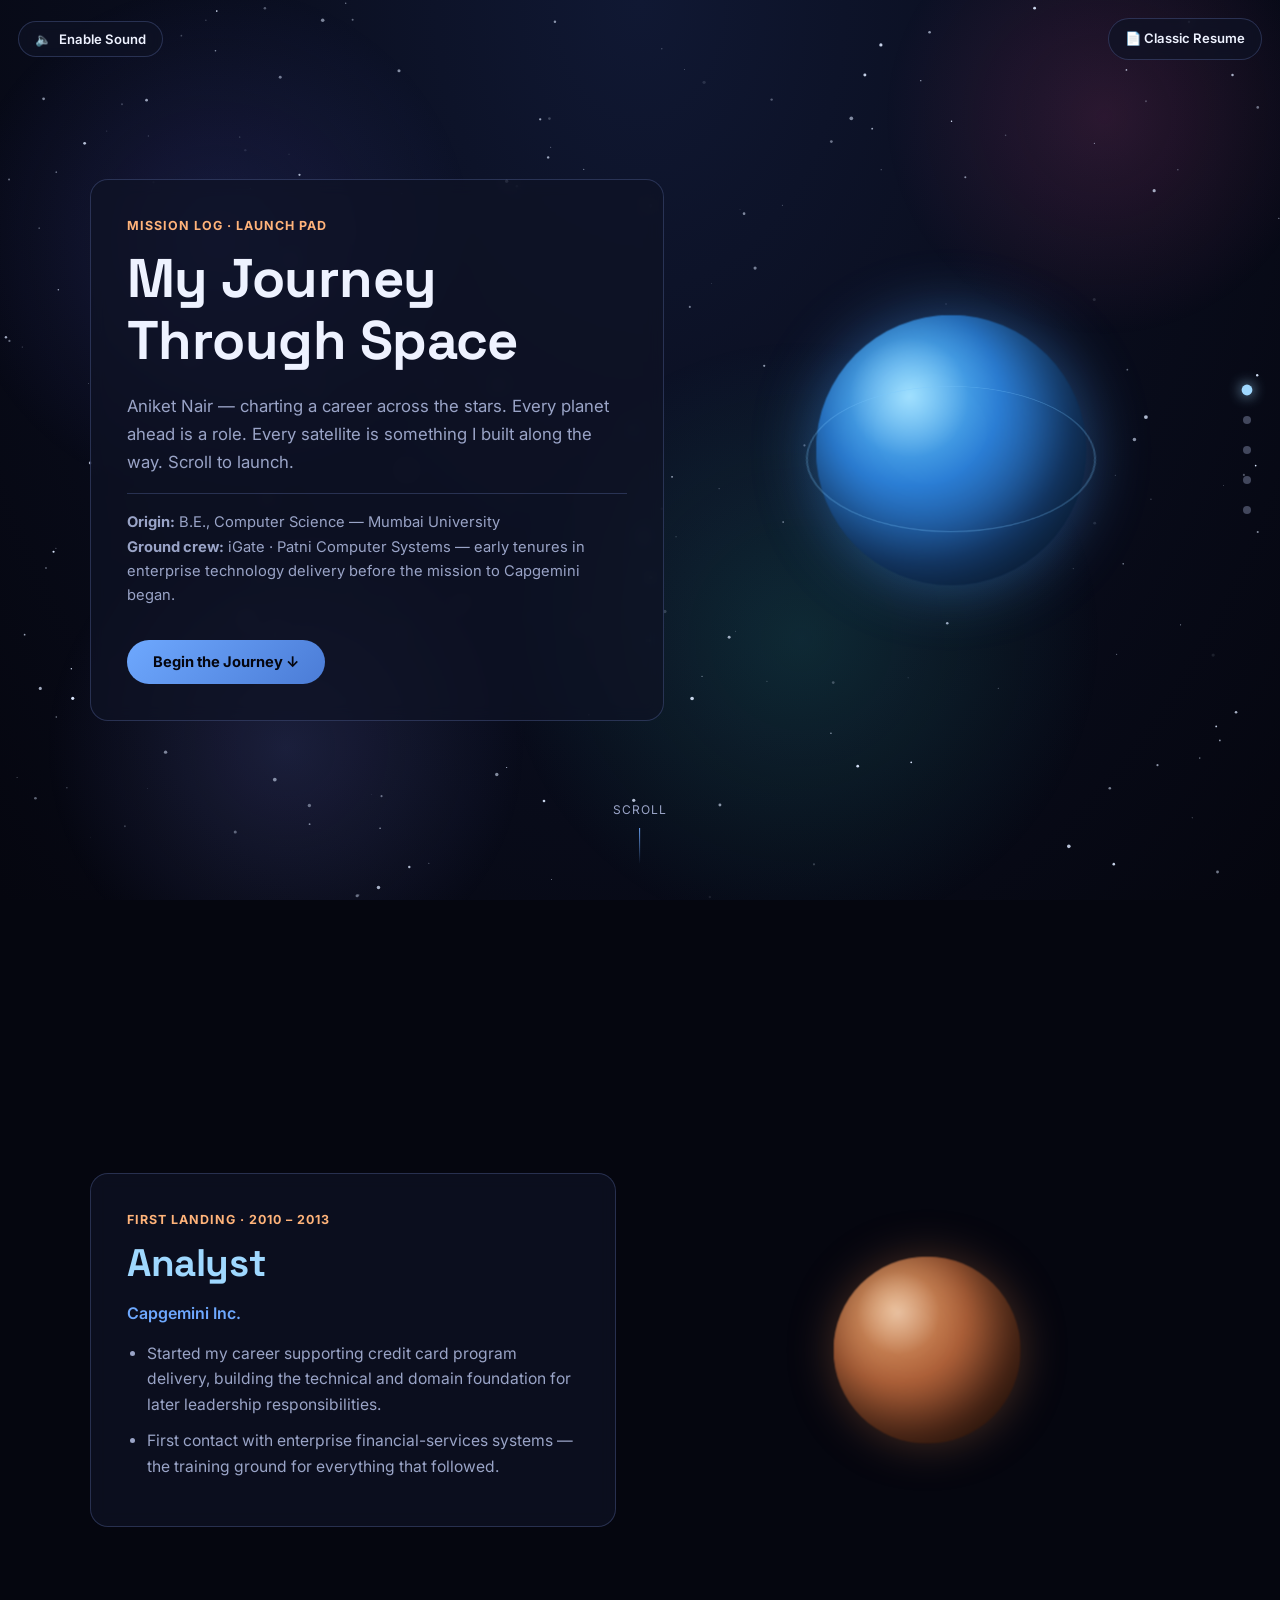
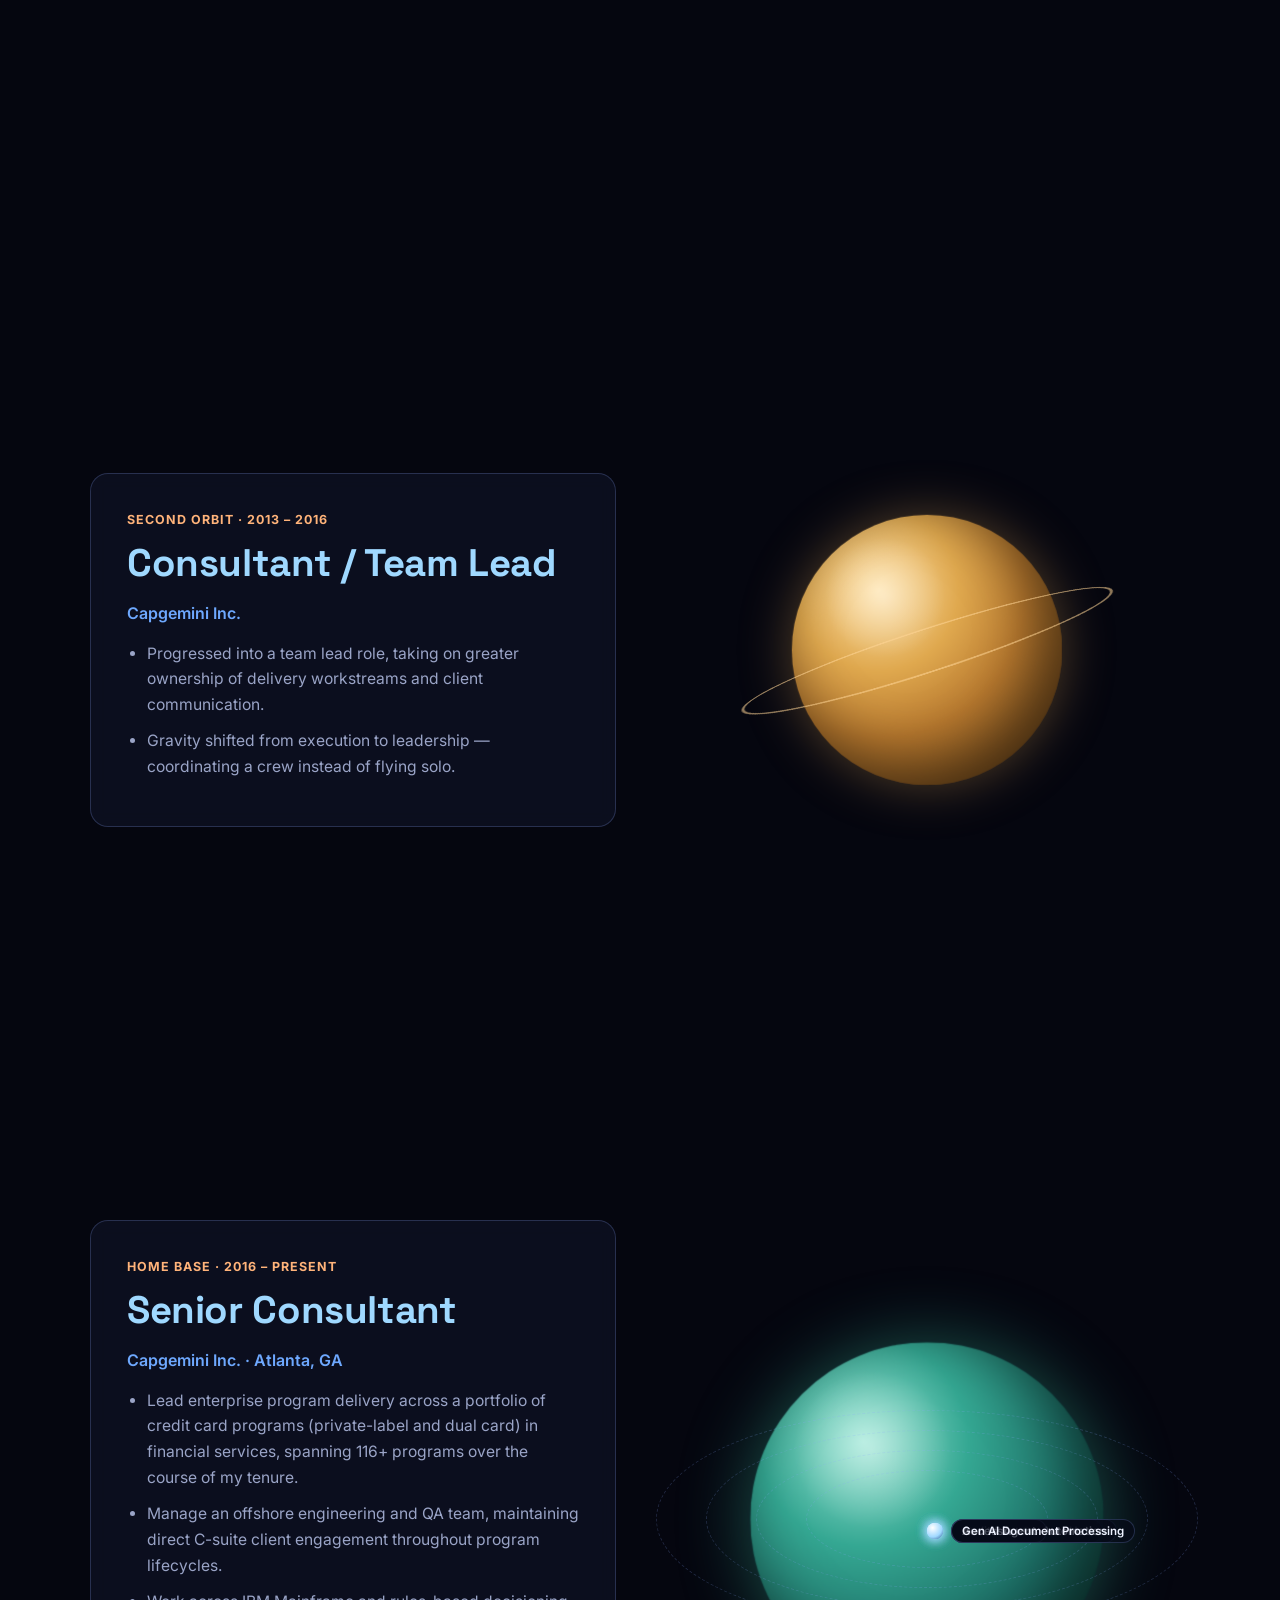
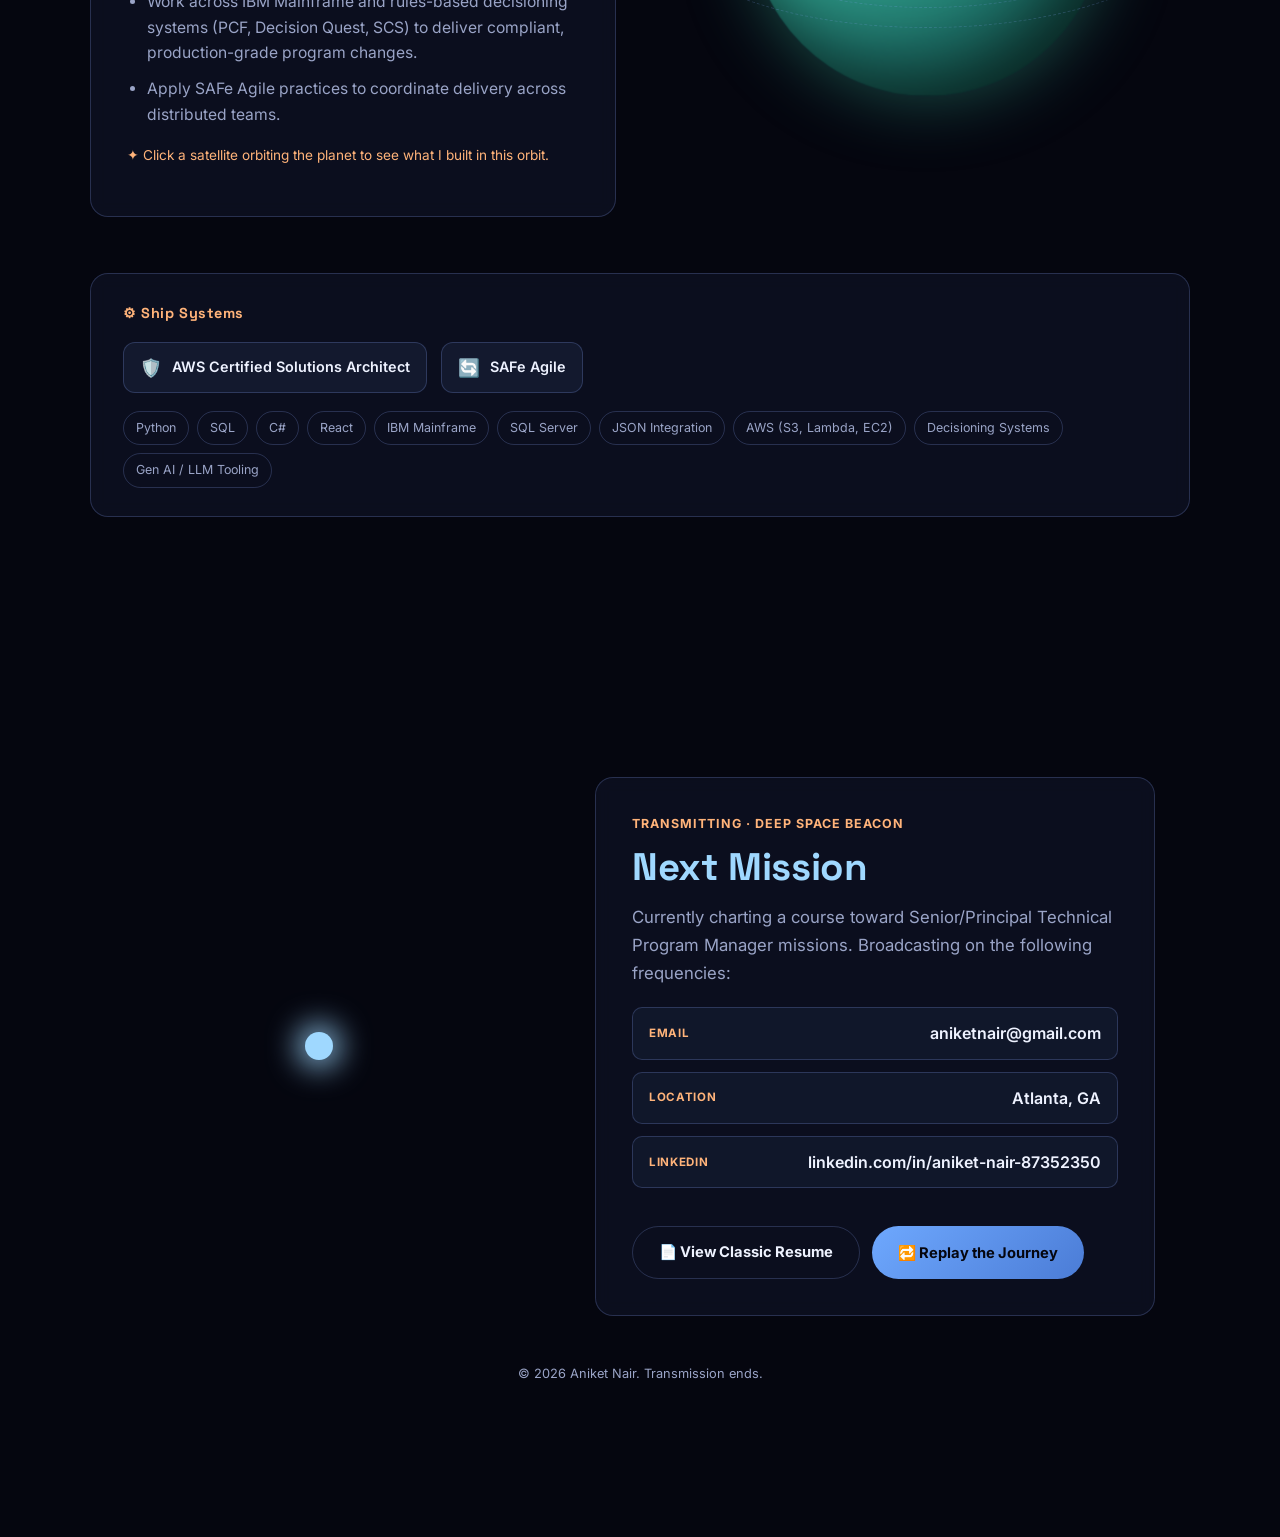
<file: index.html>
<!doctype html>
<html lang="en">
<head>
  <meta charset="UTF-8" />
  <meta name="viewport" content="width=device-width, initial-scale=1.0" />
  <title>Aniket Nair — A Journey Through Space</title>
  <meta name="description" content="Aniket Nair's career, told as a journey through space — Earth to Senior Consultant, with career highlights as orbiting satellites." />
  <link rel="preconnect" href="https://fonts.googleapis.com" />
  <link rel="preconnect" href="https://fonts.gstatic.com" crossorigin />
  <link href="https://fonts.googleapis.com/css2?family=Space+Grotesk:wght@400;500;600;700&family=Inter:wght@400;500;600&display=swap" rel="stylesheet" />
  <link rel="stylesheet" href="css/space.css" />
</head>
<body>

  <canvas id="starfield" aria-hidden="true"></canvas>
  <audio id="ambientMusic" src="assets/audio/ambient-space-loop.mp3" preload="auto" loop></audio>
  <div class="flight-ship" id="flightShip" aria-hidden="true">
    <div class="flight-ship-inner">
      <div class="ship-flame"></div>
      <svg class="ship-svg" viewBox="0 0 64 28" xmlns="http://www.w3.org/2000/svg">
        <ellipse cx="26" cy="14" rx="18" ry="7" fill="url(#shipBody)" />
        <path d="M44 8 L60 14 L44 20 Z" fill="url(#shipBody)" />
        <path d="M12 19 L4 26 L15 21 Z" fill="#5a86c2" />
        <path d="M12 9 L4 2 L15 7 Z" fill="#5a86c2" />
        <circle cx="30" cy="14" r="4.2" fill="#bfe6ff" opacity="0.95" />
        <circle cx="30" cy="14" r="2.3" fill="#2c5a8f" />
        <defs>
          <linearGradient id="shipBody" x1="8" y1="14" x2="60" y2="14" gradientUnits="userSpaceOnUse">
            <stop offset="0" stop-color="#dfe9f7" />
            <stop offset="1" stop-color="#9fbfe3" />
          </linearGradient>
        </defs>
      </svg>
    </div>
  </div>

  <div class="hud">
    <button id="soundToggle" class="hud-btn" aria-pressed="false" type="button">
      <span class="hud-btn-icon">🔈</span><span class="hud-btn-label">Enable Sound</span>
    </button>
    <a href="resume.html" class="hud-btn hud-link">📄 Classic Resume</a>
  </div>

  <nav class="dot-nav" id="dotNav" aria-label="Jump to chapter">
    <a href="#hero" data-target="hero" class="dot-link active" aria-label="Launch Pad"><span></span></a>
    <a href="#planet-analyst" data-target="planet-analyst" class="dot-link" aria-label="Analyst"><span></span></a>
    <a href="#planet-consultant" data-target="planet-consultant" class="dot-link" aria-label="Consultant / Team Lead"><span></span></a>
    <a href="#planet-senior" data-target="planet-senior" class="dot-link" aria-label="Senior Consultant"><span></span></a>
    <a href="#beacon" data-target="beacon" class="dot-link" aria-label="Contact"><span></span></a>
  </nav>

  <main>

    <!-- ===================== HERO / EARTH ===================== -->
    <section class="chapter chapter-hero" id="hero" data-planet="hero">
      <div class="chapter-inner">
        <div class="content-card">
          <p class="chapter-eyebrow">Mission Log · Launch Pad</p>
          <h1>My Journey Through Space</h1>
          <p class="chapter-lede">
            Aniket Nair — charting a career across the stars. Every planet ahead is a role.
            Every satellite is something I built along the way. Scroll to launch.
          </p>
          <p class="chapter-detail">
            <strong>Origin:</strong> B.E., Computer Science — Mumbai University<br />
            <strong>Ground crew:</strong> iGate · Patni Computer Systems — early tenures in
            enterprise technology delivery before the mission to Capgemini began.
          </p>
          <button class="btn-launch" id="launchBtn" type="button">Begin the Journey ↓</button>
        </div>
        <div class="planet-system planet-system-earth">
          <div class="planet-3d">
            <div class="planet planet-earth" data-title="Earth — Mission Start" data-meta="B.E. Computer Science · Mumbai University" data-desc="Ground crew: iGate and Patni Computer Systems — early tenures in enterprise technology delivery before the mission to Capgemini began.">
              <div class="planet-shine"></div>
            </div>
          </div>
          <div class="planet-ring planet-ring-atmo"></div>
        </div>
      </div>
      <div class="scroll-cue" aria-hidden="true">
        <span>Scroll</span>
        <div class="scroll-cue-line"></div>
      </div>
    </section>

    <!-- ===================== PLANET: ANALYST ===================== -->
    <section class="chapter" id="planet-analyst" data-planet="planet-analyst">
      <div class="chapter-inner">
        <div class="content-card">
          <p class="chapter-eyebrow">First Landing · 2010 – 2013</p>
          <h2>Analyst</h2>
          <p class="chapter-org">Capgemini Inc.</p>
          <ul class="chapter-list">
            <li>Started my career supporting credit card program delivery, building the technical and domain foundation for later leadership responsibilities.</li>
            <li>First contact with enterprise financial-services systems — the training ground for everything that followed.</li>
          </ul>
        </div>
        <div class="planet-system planet-system-sm">
          <div class="planet-3d">
            <div class="planet planet-rocky" data-title="Analyst" data-meta="Capgemini Inc. · 2010 – 2013" data-desc="Started my career supporting credit card program delivery, building the technical and domain foundation for later leadership responsibilities.">
              <div class="planet-shine"></div>
            </div>
          </div>
        </div>
      </div>
    </section>

    <!-- ===================== PLANET: CONSULTANT / TEAM LEAD ===================== -->
    <section class="chapter" id="planet-consultant" data-planet="planet-consultant">
      <div class="chapter-inner">
        <div class="content-card">
          <p class="chapter-eyebrow">Second Orbit · 2013 – 2016</p>
          <h2>Consultant / Team Lead</h2>
          <p class="chapter-org">Capgemini Inc.</p>
          <ul class="chapter-list">
            <li>Progressed into a team lead role, taking on greater ownership of delivery workstreams and client communication.</li>
            <li>Gravity shifted from execution to leadership — coordinating a crew instead of flying solo.</li>
          </ul>
        </div>
        <div class="planet-system">
          <div class="planet-3d">
            <div class="planet planet-banded" data-title="Consultant / Team Lead" data-meta="Capgemini Inc. · 2013 – 2016" data-desc="Progressed into a team lead role, taking on greater ownership of delivery workstreams and client communication.">
              <div class="planet-shine"></div>
            </div>
          </div>
          <div class="planet-ring planet-ring-tilted"></div>
        </div>
      </div>
    </section>

    <!-- ===================== PLANET: SENIOR CONSULTANT (+ satellites) ===================== -->
    <section class="chapter chapter-senior" id="planet-senior" data-planet="planet-senior">
      <div class="chapter-inner">
        <div class="content-card">
          <p class="chapter-eyebrow">Home Base · 2016 – Present</p>
          <h2>Senior Consultant</h2>
          <p class="chapter-org">Capgemini Inc. · Atlanta, GA</p>
          <ul class="chapter-list">
            <li>Lead enterprise program delivery across a portfolio of credit card programs (private-label and dual card) in financial services, spanning 116+ programs over the course of my tenure.</li>
            <li>Manage an offshore engineering and QA team, maintaining direct C-suite client engagement throughout program lifecycles.</li>
            <li>Work across IBM Mainframe and rules-based decisioning systems (PCF, Decision Quest, SCS) to deliver compliant, production-grade program changes.</li>
            <li>Apply SAFe Agile practices to coordinate delivery across distributed teams.</li>
          </ul>
          <p class="chapter-hint">✦ Click a satellite orbiting the planet to see what I built in this orbit.</p>
        </div>
        <div class="planet-system planet-system-lg" id="seniorSystem">
          <div class="planet-3d">
            <div class="planet planet-home" data-title="Senior Consultant" data-meta="Capgemini Inc. · Atlanta, GA · 2016 – Present" data-desc="Lead enterprise program delivery across 116+ credit card programs, manage an offshore engineering and QA team with direct C-suite engagement, and apply SAFe Agile practices across distributed teams.">
              <div class="planet-shine"></div>
            </div>
          </div>

          <div class="orbit-ring" style="--radius:120px; --duration:20s; --delay:0s;">
            <button class="satellite" type="button" data-title="Statement Content Hub" data-meta="React · C# · SQL Server" data-desc="Full-stack web application that replaced Excel-based statement content workflows, integrating with FirstData Decision Quest and PCS via a JSON data pipeline.">
              <span class="satellite-counter">
                <span class="satellite-dot"></span>
                <span class="satellite-label">Statement Content Hub</span>
              </span>
            </button>
          </div>

          <div class="orbit-ring" style="--radius:170px; --duration:28s; --delay:-7s;">
            <button class="satellite" type="button" data-title="Audit Process Automation" data-meta="C# · Scheduler · Fiserv UNIX" data-desc="Server application with an automated scheduler that pulls files from a Fiserv UNIX server, replacing 2–3 hours of manual audit reporting per cycle.">
              <span class="satellite-counter">
                <span class="satellite-dot"></span>
                <span class="satellite-label">Audit Process Automation</span>
              </span>
            </button>
          </div>

          <div class="orbit-ring" style="--radius:220px; --duration:34s; --delay:-14s;">
            <button class="satellite" type="button" data-title="AccessAgent" data-meta="React · Claude API" data-desc="AI-powered IT access request ticketing agent that integrates the Claude API for automated risk assessment and natural-language ticket queries.">
              <span class="satellite-counter">
                <span class="satellite-dot"></span>
                <span class="satellite-label">AccessAgent</span>
              </span>
            </button>
          </div>

          <div class="orbit-ring" style="--radius:270px; --duration:42s; --delay:-21s;">
            <button class="satellite" type="button" data-title="Gen AI Document Processing Initiative" data-meta="LLM Tooling · RAG" data-desc="Applied Gen AI/LLM tooling to unstructured document processing for cardholder statements and communications — exploring spending insights, personalized outreach, and RAG-based dispute resolution.">
              <span class="satellite-counter">
                <span class="satellite-dot"></span>
                <span class="satellite-label">Gen AI Document Processing</span>
              </span>
            </button>
          </div>
        </div>
      </div>

      <div class="ship-systems">
        <p class="ship-systems-title">⚙ Ship Systems</p>
        <div class="ship-systems-grid">
          <div class="ship-badge">
            <span class="ship-badge-icon">🛡️</span>
            <span>AWS Certified Solutions Architect</span>
          </div>
          <div class="ship-badge">
            <span class="ship-badge-icon">🔄</span>
            <span>SAFe Agile</span>
          </div>
        </div>
        <div class="ship-tags">
          <span class="ship-tag">Python</span>
          <span class="ship-tag">SQL</span>
          <span class="ship-tag">C#</span>
          <span class="ship-tag">React</span>
          <span class="ship-tag">IBM Mainframe</span>
          <span class="ship-tag">SQL Server</span>
          <span class="ship-tag">JSON Integration</span>
          <span class="ship-tag">AWS (S3, Lambda, EC2)</span>
          <span class="ship-tag">Decisioning Systems</span>
          <span class="ship-tag">Gen AI / LLM Tooling</span>
        </div>
      </div>
    </section>

    <!-- ===================== BEACON / CONTACT ===================== -->
    <section class="chapter chapter-beacon" id="beacon" data-planet="beacon">
      <div class="chapter-inner chapter-inner-beacon">
        <div class="beacon-visual" aria-hidden="true">
          <div class="beacon-core"></div>
          <div class="beacon-ring beacon-ring-1"></div>
          <div class="beacon-ring beacon-ring-2"></div>
          <div class="beacon-ring beacon-ring-3"></div>
        </div>
        <div class="content-card content-card-beacon">
          <p class="chapter-eyebrow">Transmitting · Deep Space Beacon</p>
          <h2>Next Mission</h2>
          <p class="chapter-lede">
            Currently charting a course toward Senior/Principal Technical Program Manager
            missions. Broadcasting on the following frequencies:
          </p>
          <div class="beacon-links">
            <a class="beacon-link" href="mailto:aniketnair@gmail.com">
              <span class="beacon-link-label">Email</span>
              <span class="beacon-link-value">aniketnair@gmail.com</span>
            </a>
            <div class="beacon-link">
              <span class="beacon-link-label">Location</span>
              <span class="beacon-link-value">Atlanta, GA</span>
            </div>
            <a class="beacon-link" href="https://www.linkedin.com/in/aniket-nair-87352350" target="_blank" rel="noopener">
              <span class="beacon-link-label">LinkedIn</span>
              <span class="beacon-link-value">linkedin.com/in/aniket-nair-87352350</span>
            </a>
          </div>
          <div class="beacon-actions">
            <a class="btn-launch btn-launch-outline" href="resume.html">📄 View Classic Resume</a>
            <button class="btn-launch" id="replayBtn" type="button">🔁 Replay the Journey</button>
          </div>
        </div>
      </div>
      <p class="mission-footer">&copy; 2026 Aniket Nair. Transmission ends.</p>
    </section>

  </main>

  <!-- ===================== DETAIL PANEL ===================== -->
  <div class="detail-modal" id="detailModal" hidden>
    <div class="detail-panel" role="dialog" aria-modal="true" aria-labelledby="detailTitle">
      <button class="detail-close" id="detailClose" type="button" aria-label="Close">✕</button>
      <p class="detail-meta" id="detailMeta"></p>
      <h3 id="detailTitle"></h3>
      <p id="detailDesc"></p>
    </div>
  </div>

  <script src="js/space.js"></script>
</body>
</html>
</file>
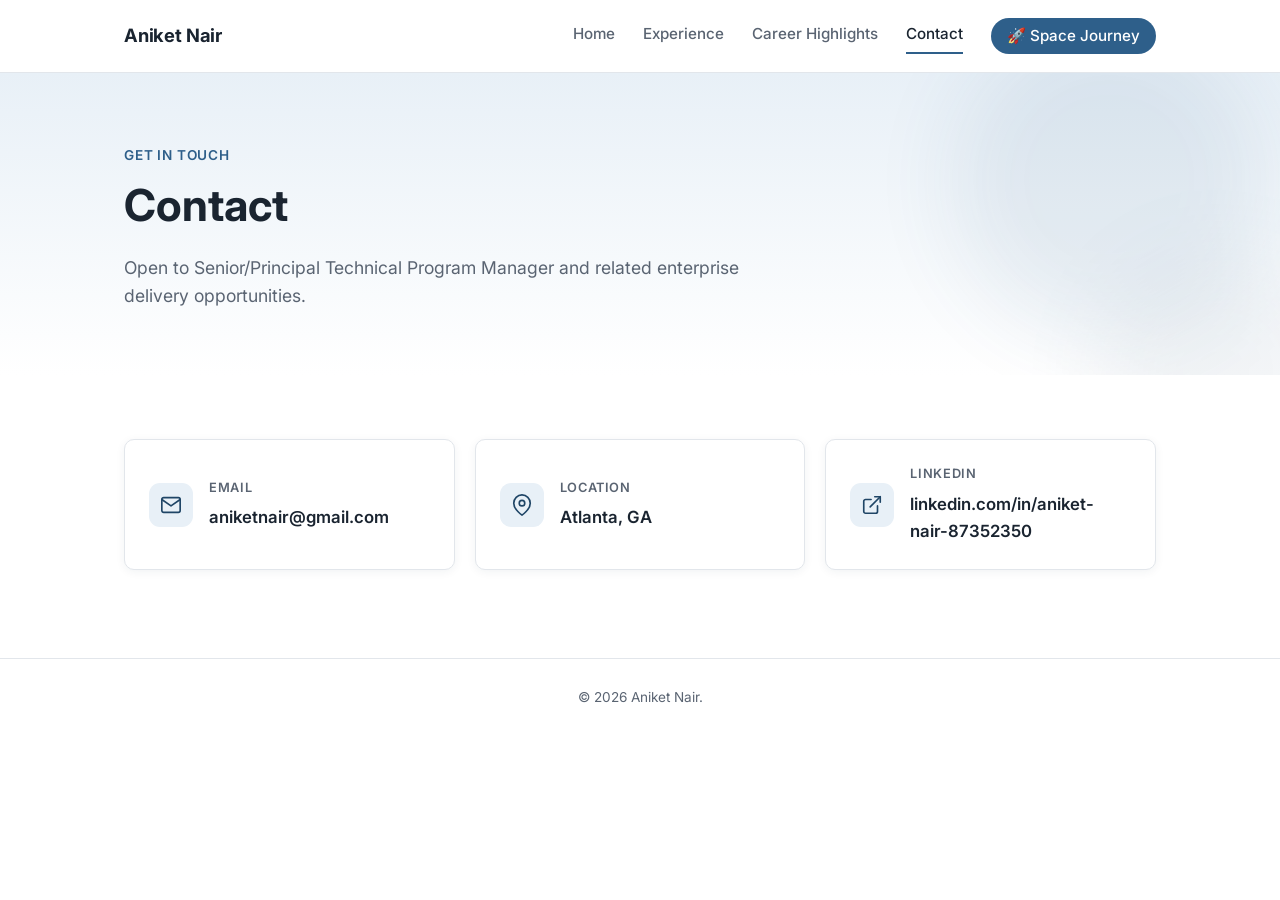
<file: contact.html>
<!doctype html>
<html lang="en">
<head>
  <meta charset="UTF-8" />
  <meta name="viewport" content="width=device-width, initial-scale=1.0" />
  <title>Contact — Aniket Nair</title>
  <meta name="description" content="Get in touch with Aniket Nair." />
  <link rel="preconnect" href="https://fonts.googleapis.com" />
  <link rel="preconnect" href="https://fonts.gstatic.com" crossorigin />
  <link href="https://fonts.googleapis.com/css2?family=Inter:wght@400;500;600;700&display=swap" rel="stylesheet" />
  <link rel="stylesheet" href="css/style.css" />
</head>
<body>

  <header class="site-header">
    <div class="container header-inner">
      <a href="resume.html" class="brand">Aniket Nair</a>
      <nav class="site-nav" id="siteNav">
        <a href="resume.html">Home</a>
        <a href="experience.html">Experience</a>
        <a href="highlights.html">Career Highlights</a>
        <a href="contact.html" class="active">Contact</a>
        <a href="index.html" class="nav-cta">🚀 Space Journey</a>
      </nav>
      <button class="nav-toggle" id="navToggle" aria-label="Toggle navigation">&#9776;</button>
    </div>
  </header>

  <section class="page-header">
    <svg class="hero-bg" viewBox="0 0 600 500" xmlns="http://www.w3.org/2000/svg" aria-hidden="true">
      <defs>
        <filter id="headerBlur" x="-50%" y="-50%" width="200%" height="200%">
          <feGaussianBlur stdDeviation="40" />
        </filter>
      </defs>
      <circle cx="440" cy="100" r="150" fill="#2e5f8a" opacity="0.16" filter="url(#headerBlur)" />
      <circle cx="540" cy="280" r="110" fill="#1f4566" opacity="0.10" filter="url(#headerBlur)" />
    </svg>
    <div class="container">
      <p class="eyebrow">Get in touch</p>
      <h1>Contact</h1>
      <p class="lede">Open to Senior/Principal Technical Program Manager and related enterprise delivery opportunities.</p>
    </div>
  </section>

  <section class="section">
    <div class="container contact-grid">
      <a class="contact-card" href="mailto:aniketnair@gmail.com">
        <div class="contact-icon" aria-hidden="true">
          <svg viewBox="0 0 24 24" fill="none" stroke="currentColor" stroke-width="1.8" stroke-linecap="round" stroke-linejoin="round"><path d="M4 4h16c1.1 0 2 .9 2 2v12c0 1.1-.9 2-2 2H4c-1.1 0-2-.9-2-2V6c0-1.1.9-2 2-2z"/><polyline points="22 6 12 13 2 6"/></svg>
        </div>
        <div class="contact-card-text">
          <span class="contact-label">Email</span>
          <span class="contact-value">aniketnair@gmail.com</span>
        </div>
      </a>
      <div class="contact-card">
        <div class="contact-icon" aria-hidden="true">
          <svg viewBox="0 0 24 24" fill="none" stroke="currentColor" stroke-width="1.8" stroke-linecap="round" stroke-linejoin="round"><path d="M21 10c0 7-9 13-9 13s-9-6-9-13a9 9 0 0 1 18 0z"/><circle cx="12" cy="10" r="3"/></svg>
        </div>
        <div class="contact-card-text">
          <span class="contact-label">Location</span>
          <span class="contact-value">Atlanta, GA</span>
        </div>
      </div>
      <a class="contact-card" href="https://www.linkedin.com/in/aniket-nair-87352350" target="_blank" rel="noopener">
        <div class="contact-icon" aria-hidden="true">
          <svg viewBox="0 0 24 24" fill="none" stroke="currentColor" stroke-width="1.8" stroke-linecap="round" stroke-linejoin="round"><path d="M18 13v6a2 2 0 0 1-2 2H5a2 2 0 0 1-2-2V8a2 2 0 0 1 2-2h6"/><polyline points="15 3 21 3 21 9"/><line x1="10" y1="14" x2="21" y2="3"/></svg>
        </div>
        <div class="contact-card-text">
          <span class="contact-label">LinkedIn</span>
          <span class="contact-value">linkedin.com/in/aniket-nair-87352350</span>
        </div>
      </a>
    </div>
  </section>

  <footer class="site-footer">
    <div class="container">
      <p>&copy; 2026 Aniket Nair.</p>
    </div>
  </footer>

  <script src="js/main.js"></script>
</body>
</html>
</file>
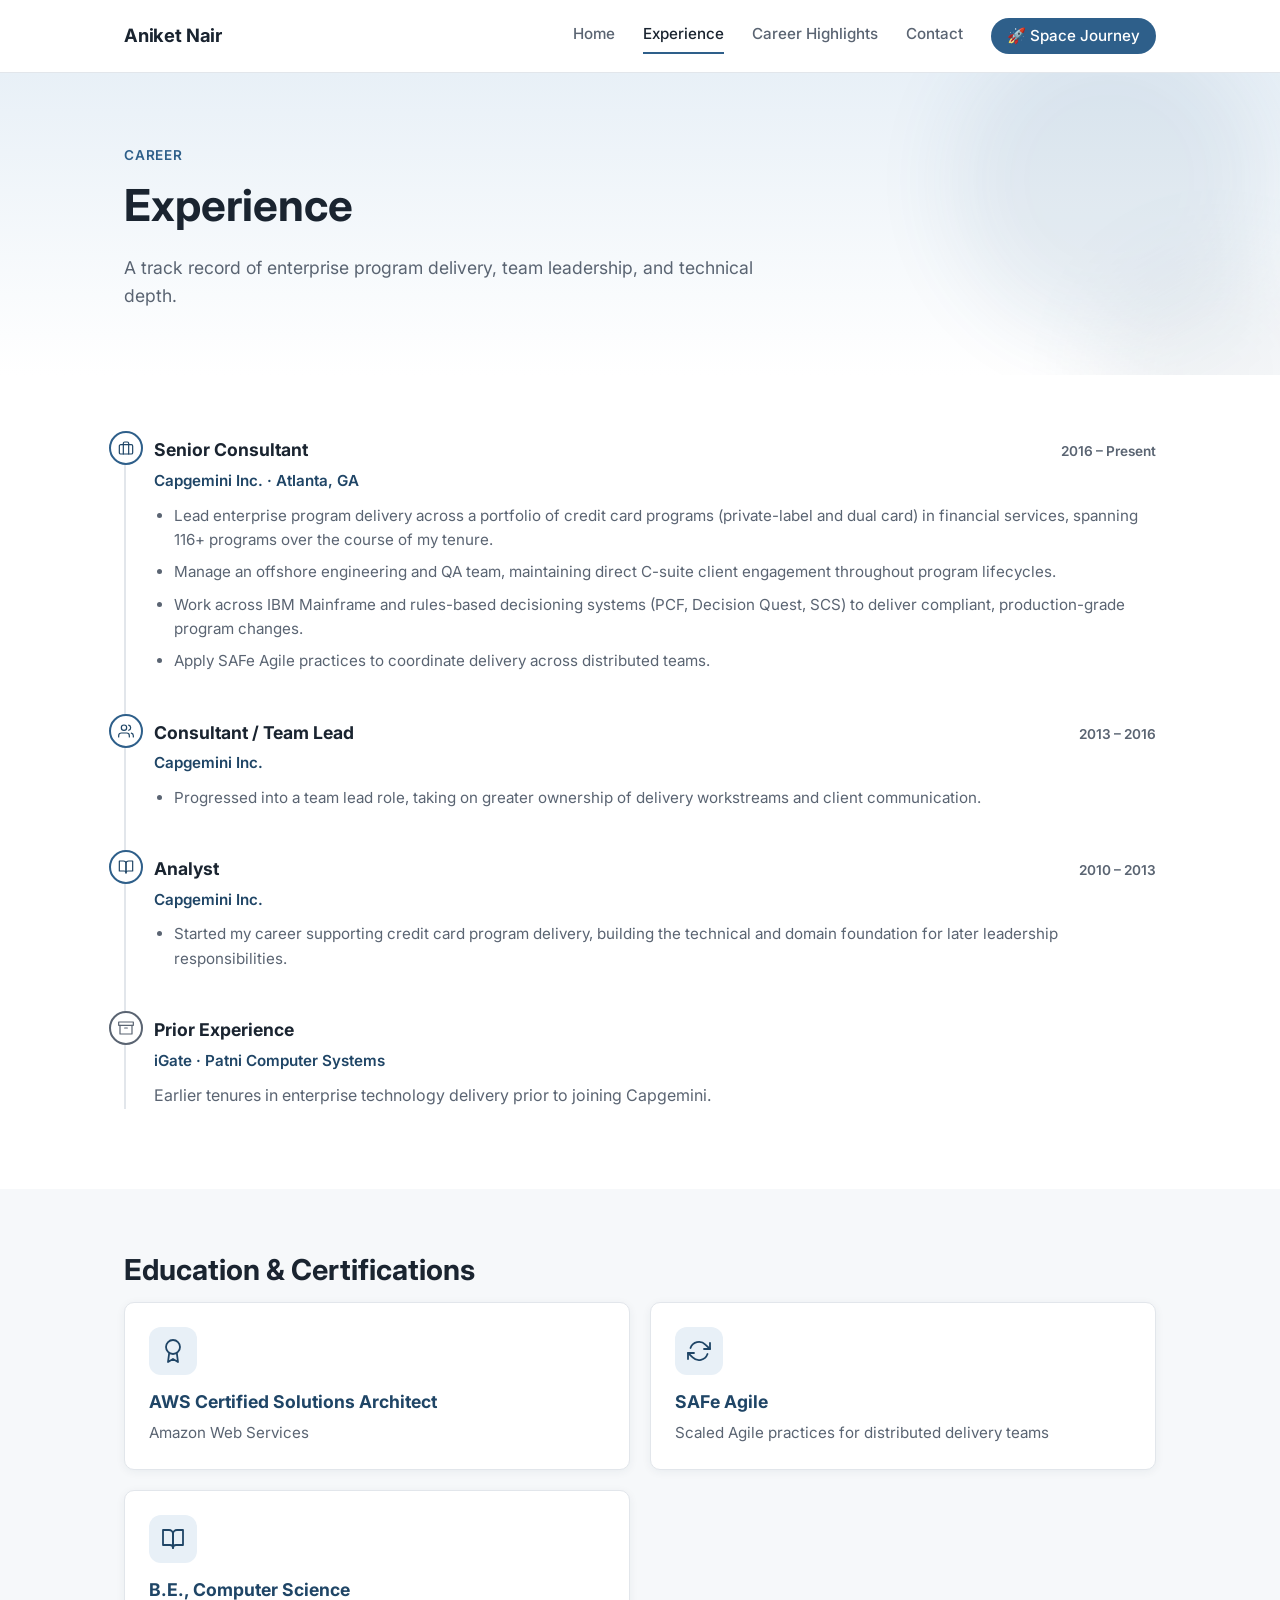
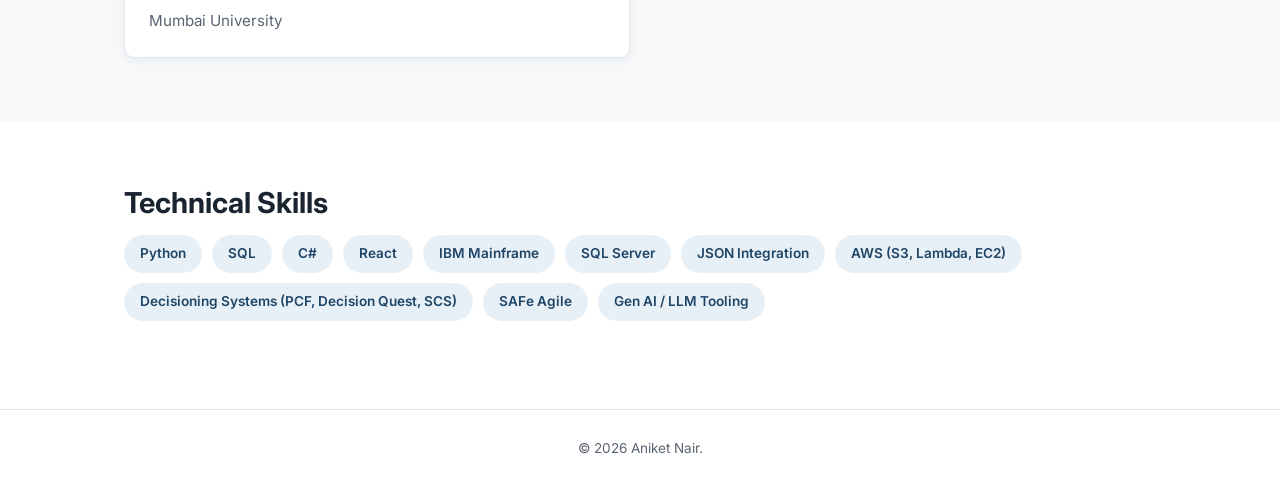
<file: experience.html>
<!doctype html>
<html lang="en">
<head>
  <meta charset="UTF-8" />
  <meta name="viewport" content="width=device-width, initial-scale=1.0" />
  <title>Experience — Aniket Nair</title>
  <meta name="description" content="Career history: Senior Consultant at Capgemini, enterprise credit card program delivery, education and certifications." />
  <link rel="preconnect" href="https://fonts.googleapis.com" />
  <link rel="preconnect" href="https://fonts.gstatic.com" crossorigin />
  <link href="https://fonts.googleapis.com/css2?family=Inter:wght@400;500;600;700&display=swap" rel="stylesheet" />
  <link rel="stylesheet" href="css/style.css" />
</head>
<body>

  <header class="site-header">
    <div class="container header-inner">
      <a href="resume.html" class="brand">Aniket Nair</a>
      <nav class="site-nav" id="siteNav">
        <a href="resume.html">Home</a>
        <a href="experience.html" class="active">Experience</a>
        <a href="highlights.html">Career Highlights</a>
        <a href="contact.html">Contact</a>
        <a href="index.html" class="nav-cta">🚀 Space Journey</a>
      </nav>
      <button class="nav-toggle" id="navToggle" aria-label="Toggle navigation">&#9776;</button>
    </div>
  </header>

  <section class="page-header">
    <svg class="hero-bg" viewBox="0 0 600 500" xmlns="http://www.w3.org/2000/svg" aria-hidden="true">
      <defs>
        <filter id="headerBlur" x="-50%" y="-50%" width="200%" height="200%">
          <feGaussianBlur stdDeviation="40" />
        </filter>
      </defs>
      <circle cx="440" cy="100" r="150" fill="#2e5f8a" opacity="0.16" filter="url(#headerBlur)" />
      <circle cx="540" cy="280" r="110" fill="#1f4566" opacity="0.10" filter="url(#headerBlur)" />
    </svg>
    <div class="container">
      <p class="eyebrow">Career</p>
      <h1>Experience</h1>
      <p class="lede">A track record of enterprise program delivery, team leadership, and technical depth.</p>
    </div>
  </section>

  <section class="section">
    <div class="container">
      <div class="timeline">

        <div class="timeline-item">
          <div class="timeline-marker-icon" aria-hidden="true">
            <svg viewBox="0 0 24 24" fill="none" stroke="currentColor" stroke-width="1.8" stroke-linecap="round" stroke-linejoin="round"><rect x="2" y="7" width="20" height="14" rx="2" ry="2"/><path d="M16 21V5a2 2 0 0 0-2-2h-4a2 2 0 0 0-2 2v16"/></svg>
          </div>
          <div class="timeline-content">
            <div class="timeline-head">
              <h3>Senior Consultant</h3>
              <span class="timeline-date">2016 – Present</span>
            </div>
            <p class="timeline-org">Capgemini Inc. · Atlanta, GA</p>
            <ul>
              <li>Lead enterprise program delivery across a portfolio of credit card programs (private-label and dual card) in financial services, spanning 116+ programs over the course of my tenure.</li>
              <li>Manage an offshore engineering and QA team, maintaining direct C-suite client engagement throughout program lifecycles.</li>
              <li>Work across IBM Mainframe and rules-based decisioning systems (PCF, Decision Quest, SCS) to deliver compliant, production-grade program changes.</li>
              <li>Apply SAFe Agile practices to coordinate delivery across distributed teams.</li>
            </ul>
          </div>
        </div>

        <div class="timeline-item">
          <div class="timeline-marker-icon" aria-hidden="true">
            <svg viewBox="0 0 24 24" fill="none" stroke="currentColor" stroke-width="1.8" stroke-linecap="round" stroke-linejoin="round"><path d="M17 21v-2a4 4 0 0 0-4-4H5a4 4 0 0 0-4 4v2"/><circle cx="9" cy="7" r="4"/><path d="M23 21v-2a4 4 0 0 0-3-3.87"/><path d="M16 3.13a4 4 0 0 1 0 7.75"/></svg>
          </div>
          <div class="timeline-content">
            <div class="timeline-head">
              <h3>Consultant / Team Lead</h3>
              <span class="timeline-date">2013 – 2016</span>
            </div>
            <p class="timeline-org">Capgemini Inc.</p>
            <ul>
              <li>Progressed into a team lead role, taking on greater ownership of delivery workstreams and client communication.</li>
            </ul>
          </div>
        </div>

        <div class="timeline-item">
          <div class="timeline-marker-icon" aria-hidden="true">
            <svg viewBox="0 0 24 24" fill="none" stroke="currentColor" stroke-width="1.8" stroke-linecap="round" stroke-linejoin="round"><path d="M2 3h6a4 4 0 0 1 4 4v14a3 3 0 0 0-3-3H2z"/><path d="M22 3h-6a4 4 0 0 0-4 4v14a3 3 0 0 1 3-3h7z"/></svg>
          </div>
          <div class="timeline-content">
            <div class="timeline-head">
              <h3>Analyst</h3>
              <span class="timeline-date">2010 – 2013</span>
            </div>
            <p class="timeline-org">Capgemini Inc.</p>
            <ul>
              <li>Started my career supporting credit card program delivery, building the technical and domain foundation for later leadership responsibilities.</li>
            </ul>
          </div>
        </div>

        <div class="timeline-item timeline-item-muted">
          <div class="timeline-marker-icon" aria-hidden="true">
            <svg viewBox="0 0 24 24" fill="none" stroke="currentColor" stroke-width="1.8" stroke-linecap="round" stroke-linejoin="round"><polyline points="21 8 21 21 3 21 3 8"/><rect x="1" y="3" width="22" height="5"/><line x1="10" y1="12" x2="14" y2="12"/></svg>
          </div>
          <div class="timeline-content">
            <div class="timeline-head">
              <h3>Prior Experience</h3>
            </div>
            <p class="timeline-org">iGate · Patni Computer Systems</p>
            <p>Earlier tenures in enterprise technology delivery prior to joining Capgemini.</p>
          </div>
        </div>

      </div>
    </div>
  </section>

  <section class="section section-soft">
    <div class="container">
      <h2>Education &amp; Certifications</h2>
      <div class="grid-2">
        <div class="card">
          <div class="icon-badge" aria-hidden="true">
            <svg viewBox="0 0 24 24" fill="none" stroke="currentColor" stroke-width="1.8" stroke-linecap="round" stroke-linejoin="round"><circle cx="12" cy="8" r="7"/><polyline points="8.21 13.89 7 23 12 20 17 23 15.79 13.88"/></svg>
          </div>
          <h3>AWS Certified Solutions Architect</h3>
          <p>Amazon Web Services</p>
        </div>
        <div class="card">
          <div class="icon-badge" aria-hidden="true">
            <svg viewBox="0 0 24 24" fill="none" stroke="currentColor" stroke-width="1.8" stroke-linecap="round" stroke-linejoin="round"><polyline points="23 4 23 10 17 10"/><polyline points="1 20 1 14 7 14"/><path d="M3.51 9a9 9 0 0 1 14.85-3.36L23 10M1 14l4.64 4.36A9 9 0 0 0 20.49 15"/></svg>
          </div>
          <h3>SAFe Agile</h3>
          <p>Scaled Agile practices for distributed delivery teams</p>
        </div>
        <div class="card">
          <div class="icon-badge" aria-hidden="true">
            <svg viewBox="0 0 24 24" fill="none" stroke="currentColor" stroke-width="1.8" stroke-linecap="round" stroke-linejoin="round"><path d="M2 3h6a4 4 0 0 1 4 4v14a3 3 0 0 0-3-3H2z"/><path d="M22 3h-6a4 4 0 0 0-4 4v14a3 3 0 0 1 3-3h7z"/></svg>
          </div>
          <h3>B.E., Computer Science</h3>
          <p>Mumbai University</p>
        </div>
      </div>
    </div>
  </section>

  <section class="section">
    <div class="container">
      <h2>Technical Skills</h2>
      <div class="tags">
        <span class="tag">Python</span>
        <span class="tag">SQL</span>
        <span class="tag">C#</span>
        <span class="tag">React</span>
        <span class="tag">IBM Mainframe</span>
        <span class="tag">SQL Server</span>
        <span class="tag">JSON Integration</span>
        <span class="tag">AWS (S3, Lambda, EC2)</span>
        <span class="tag">Decisioning Systems (PCF, Decision Quest, SCS)</span>
        <span class="tag">SAFe Agile</span>
        <span class="tag">Gen AI / LLM Tooling</span>
      </div>
    </div>
  </section>

  <footer class="site-footer">
    <div class="container">
      <p>&copy; 2026 Aniket Nair.</p>
    </div>
  </footer>

  <script src="js/main.js"></script>
</body>
</html>
</file>
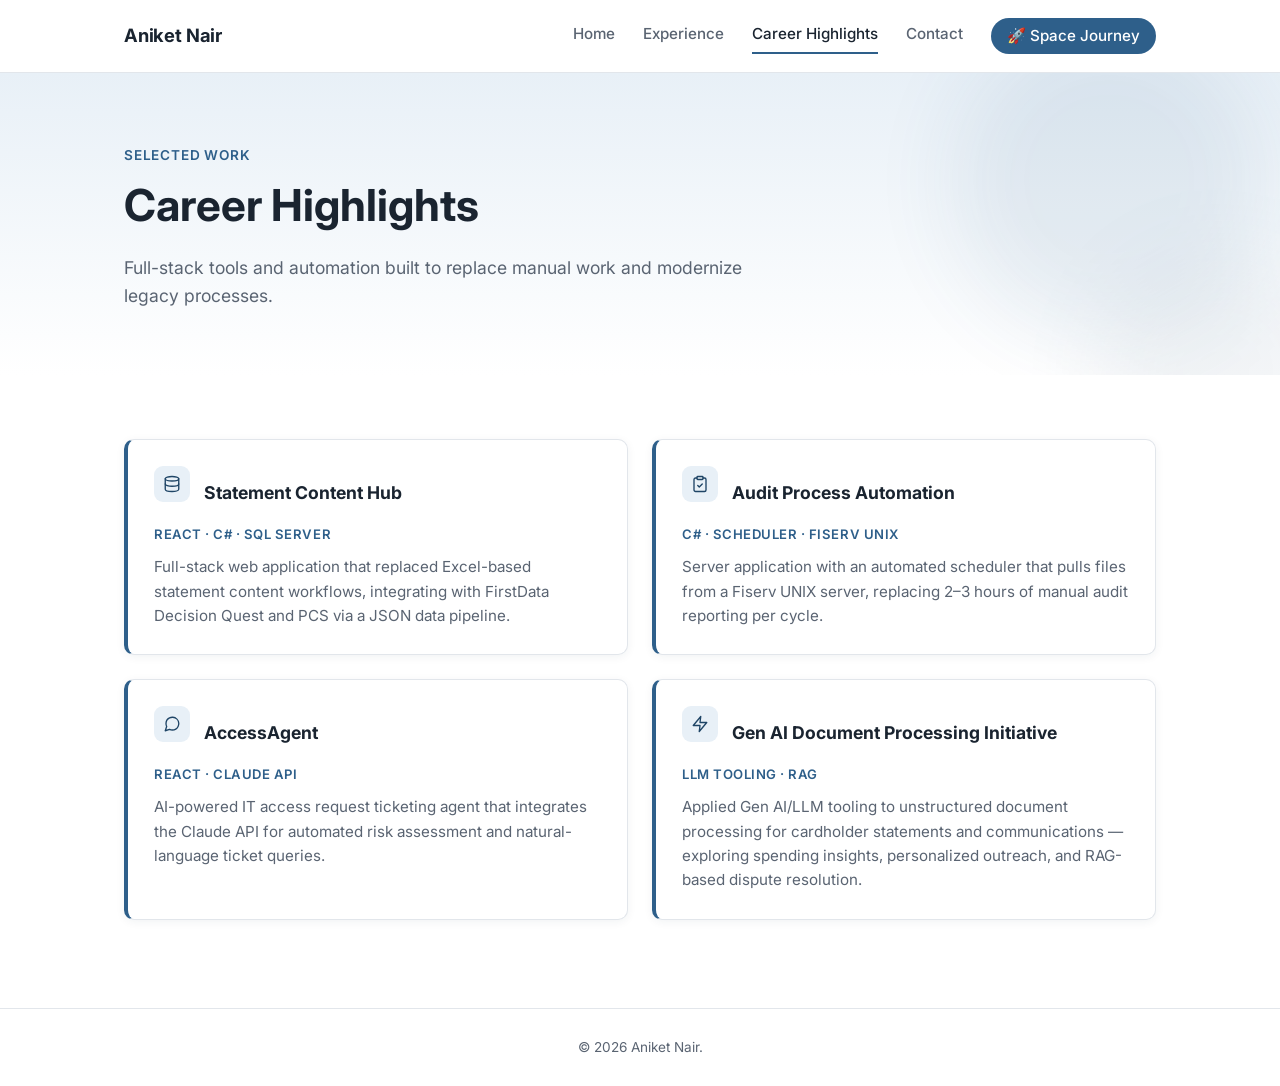
<file: highlights.html>
<!doctype html>
<html lang="en">
<head>
  <meta charset="UTF-8" />
  <meta name="viewport" content="width=device-width, initial-scale=1.0" />
  <title>Career Highlights — Aniket Nair</title>
  <meta name="description" content="Selected projects: Statement Content Hub, Audit Process Automation, AccessAgent, and Gen AI document processing initiatives." />
  <link rel="preconnect" href="https://fonts.googleapis.com" />
  <link rel="preconnect" href="https://fonts.gstatic.com" crossorigin />
  <link href="https://fonts.googleapis.com/css2?family=Inter:wght@400;500;600;700&display=swap" rel="stylesheet" />
  <link rel="stylesheet" href="css/style.css" />
</head>
<body>

  <header class="site-header">
    <div class="container header-inner">
      <a href="resume.html" class="brand">Aniket Nair</a>
      <nav class="site-nav" id="siteNav">
        <a href="resume.html">Home</a>
        <a href="experience.html">Experience</a>
        <a href="highlights.html" class="active">Career Highlights</a>
        <a href="contact.html">Contact</a>
        <a href="index.html" class="nav-cta">🚀 Space Journey</a>
      </nav>
      <button class="nav-toggle" id="navToggle" aria-label="Toggle navigation">&#9776;</button>
    </div>
  </header>

  <section class="page-header">
    <svg class="hero-bg" viewBox="0 0 600 500" xmlns="http://www.w3.org/2000/svg" aria-hidden="true">
      <defs>
        <filter id="headerBlur" x="-50%" y="-50%" width="200%" height="200%">
          <feGaussianBlur stdDeviation="40" />
        </filter>
      </defs>
      <circle cx="440" cy="100" r="150" fill="#2e5f8a" opacity="0.16" filter="url(#headerBlur)" />
      <circle cx="540" cy="280" r="110" fill="#1f4566" opacity="0.10" filter="url(#headerBlur)" />
    </svg>
    <div class="container">
      <p class="eyebrow">Selected Work</p>
      <h1>Career Highlights</h1>
      <p class="lede">Full-stack tools and automation built to replace manual work and modernize legacy processes.</p>
    </div>
  </section>

  <section class="section">
    <div class="container">
      <div class="project-grid">

        <div class="project-card">
          <div class="project-card-head">
            <div class="icon-badge icon-badge-sm" aria-hidden="true">
              <svg viewBox="0 0 24 24" fill="none" stroke="currentColor" stroke-width="1.8" stroke-linecap="round" stroke-linejoin="round"><ellipse cx="12" cy="5" rx="9" ry="3"/><path d="M21 12c0 1.66-4 3-9 3s-9-1.34-9-3"/><path d="M3 5v14c0 1.66 4 3 9 3s9-1.34 9-3V5"/></svg>
            </div>
            <h3>Statement Content Hub</h3>
          </div>
          <p class="project-meta">React · C# · SQL Server</p>
          <p>Full-stack web application that replaced Excel-based statement content workflows, integrating with FirstData Decision Quest and PCS via a JSON data pipeline.</p>
        </div>

        <div class="project-card">
          <div class="project-card-head">
            <div class="icon-badge icon-badge-sm" aria-hidden="true">
              <svg viewBox="0 0 24 24" fill="none" stroke="currentColor" stroke-width="1.8" stroke-linecap="round" stroke-linejoin="round"><path d="M16 4h2a2 2 0 0 1 2 2v14a2 2 0 0 1-2 2H6a2 2 0 0 1-2-2V6a2 2 0 0 1 2-2h2"/><rect x="8" y="2" width="8" height="4" rx="1" ry="1"/><polyline points="9 14 11 16 15 12"/></svg>
            </div>
            <h3>Audit Process Automation</h3>
          </div>
          <p class="project-meta">C# · Scheduler · Fiserv UNIX</p>
          <p>Server application with an automated scheduler that pulls files from a Fiserv UNIX server, replacing 2–3 hours of manual audit reporting per cycle.</p>
        </div>

        <div class="project-card">
          <div class="project-card-head">
            <div class="icon-badge icon-badge-sm" aria-hidden="true">
              <svg viewBox="0 0 24 24" fill="none" stroke="currentColor" stroke-width="1.8" stroke-linecap="round" stroke-linejoin="round"><path d="M21 11.5a8.38 8.38 0 0 1-.9 3.8 8.5 8.5 0 0 1-7.6 4.7 8.38 8.38 0 0 1-3.8-.9L3 21l1.9-5.7a8.38 8.38 0 0 1-.9-3.8 8.5 8.5 0 0 1 4.7-7.6 8.38 8.38 0 0 1 3.8-.9h.5a8.48 8.48 0 0 1 8 8v.5z"/></svg>
            </div>
            <h3>AccessAgent</h3>
          </div>
          <p class="project-meta">React · Claude API</p>
          <p>AI-powered IT access request ticketing agent that integrates the Claude API for automated risk assessment and natural-language ticket queries.</p>
        </div>

        <div class="project-card">
          <div class="project-card-head">
            <div class="icon-badge icon-badge-sm" aria-hidden="true">
              <svg viewBox="0 0 24 24" fill="none" stroke="currentColor" stroke-width="1.8" stroke-linecap="round" stroke-linejoin="round"><polygon points="13 2 3 14 12 14 11 22 21 10 12 10 13 2"/></svg>
            </div>
            <h3>Gen AI Document Processing Initiative</h3>
          </div>
          <p class="project-meta">LLM Tooling · RAG</p>
          <p>Applied Gen AI/LLM tooling to unstructured document processing for cardholder statements and communications — exploring spending insights, personalized outreach, and RAG-based dispute resolution.</p>
        </div>

      </div>
    </div>
  </section>

  <footer class="site-footer">
    <div class="container">
      <p>&copy; 2026 Aniket Nair.</p>
    </div>
  </footer>

  <script src="js/main.js"></script>
</body>
</html>
</file>
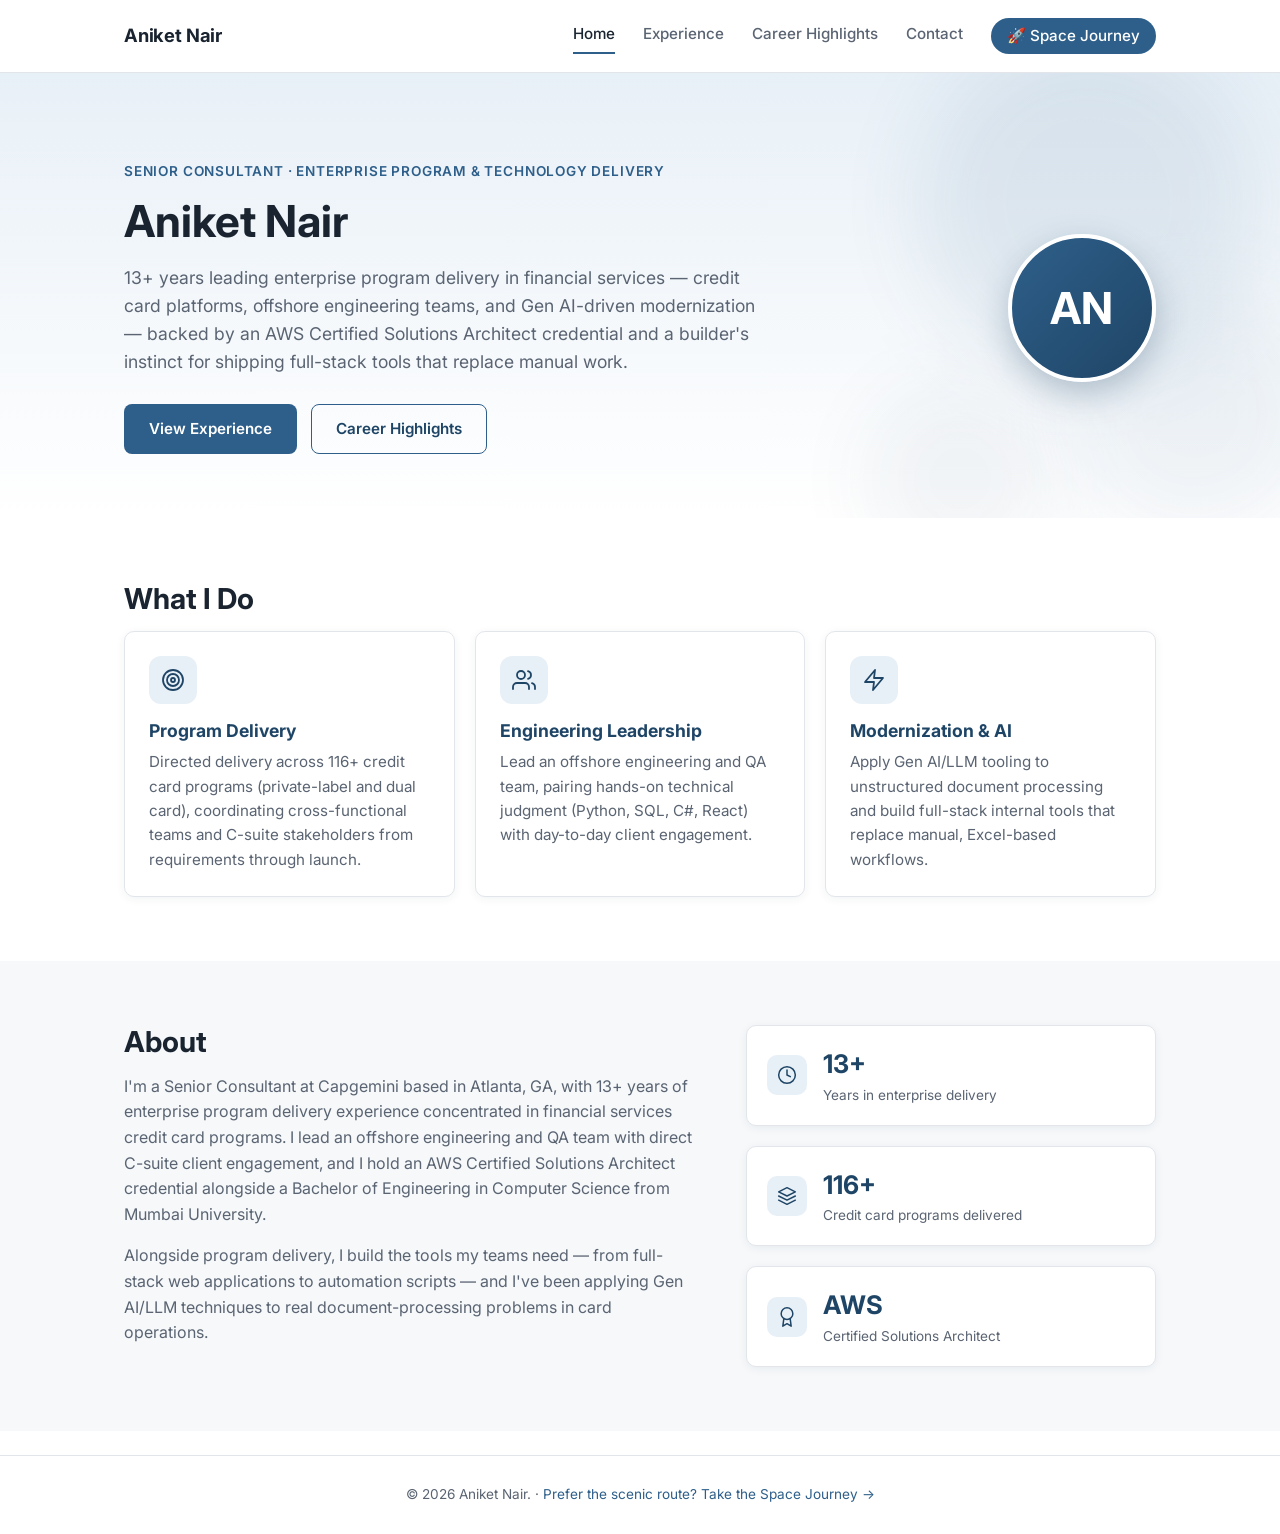
<file: resume.html>
<!doctype html>
<html lang="en">
<head>
  <meta charset="UTF-8" />
  <meta name="viewport" content="width=device-width, initial-scale=1.0" />
  <title>Aniket Nair — Senior Consultant, Enterprise Program Delivery</title>
  <meta name="description" content="Aniket Nair — Senior Consultant at Capgemini. 13+ years of enterprise program delivery, engineering leadership, and Gen AI-driven modernization." />
  <link rel="preconnect" href="https://fonts.googleapis.com" />
  <link rel="preconnect" href="https://fonts.gstatic.com" crossorigin />
  <link href="https://fonts.googleapis.com/css2?family=Inter:wght@400;500;600;700&display=swap" rel="stylesheet" />
  <link rel="stylesheet" href="css/style.css" />
</head>
<body>

  <header class="site-header">
    <div class="container header-inner">
      <a href="resume.html" class="brand">Aniket Nair</a>
      <nav class="site-nav" id="siteNav">
        <a href="resume.html" class="active">Home</a>
        <a href="experience.html">Experience</a>
        <a href="highlights.html">Career Highlights</a>
        <a href="contact.html">Contact</a>
        <a href="index.html" class="nav-cta">🚀 Space Journey</a>
      </nav>
      <button class="nav-toggle" id="navToggle" aria-label="Toggle navigation">&#9776;</button>
    </div>
  </header>

  <section class="hero">
    <svg class="hero-bg" viewBox="0 0 600 500" xmlns="http://www.w3.org/2000/svg" aria-hidden="true">
      <defs>
        <filter id="heroBlur" x="-50%" y="-50%" width="200%" height="200%">
          <feGaussianBlur stdDeviation="40" />
        </filter>
      </defs>
      <circle cx="420" cy="120" r="160" fill="#2e5f8a" opacity="0.18" filter="url(#heroBlur)" />
      <circle cx="520" cy="320" r="120" fill="#2e5f8a" opacity="0.12" filter="url(#heroBlur)" />
      <circle cx="300" cy="380" r="90" fill="#1f4566" opacity="0.10" filter="url(#heroBlur)" />
    </svg>
    <div class="container hero-inner">
      <div class="hero-text">
        <p class="eyebrow">Senior Consultant · Enterprise Program &amp; Technology Delivery</p>
        <h1>Aniket Nair</h1>
        <p class="lede">
          13+ years leading enterprise program delivery in financial services — credit card
          platforms, offshore engineering teams, and Gen AI-driven modernization — backed by
          an AWS Certified Solutions Architect credential and a builder's instinct for shipping
          full-stack tools that replace manual work.
        </p>
        <div class="hero-actions">
          <a class="btn btn-primary" href="experience.html">View Experience</a>
          <a class="btn btn-secondary" href="highlights.html">Career Highlights</a>
        </div>
      </div>
      <div class="avatar-monogram" aria-hidden="true">AN</div>
    </div>
  </section>

  <section class="section">
    <div class="container">
      <h2>What I Do</h2>
      <div class="grid-3">
        <div class="card">
          <div class="icon-badge" aria-hidden="true">
            <svg viewBox="0 0 24 24" fill="none" stroke="currentColor" stroke-width="1.8" stroke-linecap="round" stroke-linejoin="round"><circle cx="12" cy="12" r="10"/><circle cx="12" cy="12" r="6"/><circle cx="12" cy="12" r="2"/></svg>
          </div>
          <h3>Program Delivery</h3>
          <p>Directed delivery across 116+ credit card programs (private-label and dual card), coordinating cross-functional teams and C-suite stakeholders from requirements through launch.</p>
        </div>
        <div class="card">
          <div class="icon-badge" aria-hidden="true">
            <svg viewBox="0 0 24 24" fill="none" stroke="currentColor" stroke-width="1.8" stroke-linecap="round" stroke-linejoin="round"><path d="M17 21v-2a4 4 0 0 0-4-4H5a4 4 0 0 0-4 4v2"/><circle cx="9" cy="7" r="4"/><path d="M23 21v-2a4 4 0 0 0-3-3.87"/><path d="M16 3.13a4 4 0 0 1 0 7.75"/></svg>
          </div>
          <h3>Engineering Leadership</h3>
          <p>Lead an offshore engineering and QA team, pairing hands-on technical judgment (Python, SQL, C#, React) with day-to-day client engagement.</p>
        </div>
        <div class="card">
          <div class="icon-badge" aria-hidden="true">
            <svg viewBox="0 0 24 24" fill="none" stroke="currentColor" stroke-width="1.8" stroke-linecap="round" stroke-linejoin="round"><polygon points="13 2 3 14 12 14 11 22 21 10 12 10 13 2"/></svg>
          </div>
          <h3>Modernization &amp; AI</h3>
          <p>Apply Gen AI/LLM tooling to unstructured document processing and build full-stack internal tools that replace manual, Excel-based workflows.</p>
        </div>
      </div>
    </div>
  </section>

  <section class="section section-soft">
    <div class="container about-grid">
      <div>
        <h2>About</h2>
        <p>
          I'm a Senior Consultant at Capgemini based in Atlanta, GA, with 13+ years of
          enterprise program delivery experience concentrated in financial services credit
          card programs. I lead an offshore engineering and QA team with direct C-suite
          client engagement, and I hold an AWS Certified Solutions Architect credential
          alongside a Bachelor of Engineering in Computer Science from Mumbai University.
        </p>
        <p>
          Alongside program delivery, I build the tools my teams need — from full-stack web
          applications to automation scripts — and I've been applying Gen AI/LLM techniques
          to real document-processing problems in card operations.
        </p>
      </div>
      <div class="facts">
        <div class="fact">
          <div class="fact-icon" aria-hidden="true">
            <svg viewBox="0 0 24 24" fill="none" stroke="currentColor" stroke-width="1.8" stroke-linecap="round" stroke-linejoin="round"><circle cx="12" cy="12" r="10"/><polyline points="12 6 12 12 16 14"/></svg>
          </div>
          <div class="fact-text">
            <span class="fact-num">13+</span>
            <span class="fact-label">Years in enterprise delivery</span>
          </div>
        </div>
        <div class="fact">
          <div class="fact-icon" aria-hidden="true">
            <svg viewBox="0 0 24 24" fill="none" stroke="currentColor" stroke-width="1.8" stroke-linecap="round" stroke-linejoin="round"><polygon points="12 2 2 7 12 12 22 7 12 2"/><polyline points="2 17 12 22 22 17"/><polyline points="2 12 12 17 22 12"/></svg>
          </div>
          <div class="fact-text">
            <span class="fact-num">116+</span>
            <span class="fact-label">Credit card programs delivered</span>
          </div>
        </div>
        <div class="fact">
          <div class="fact-icon" aria-hidden="true">
            <svg viewBox="0 0 24 24" fill="none" stroke="currentColor" stroke-width="1.8" stroke-linecap="round" stroke-linejoin="round"><circle cx="12" cy="8" r="7"/><polyline points="8.21 13.89 7 23 12 20 17 23 15.79 13.88"/></svg>
          </div>
          <div class="fact-text">
            <span class="fact-num">AWS</span>
            <span class="fact-label">Certified Solutions Architect</span>
          </div>
        </div>
      </div>
    </div>
  </section>

  <footer class="site-footer">
    <div class="container">
      <p>&copy; 2026 Aniket Nair. · <a href="index.html">Prefer the scenic route? Take the Space Journey →</a></p>
    </div>
  </footer>

  <script src="js/main.js"></script>
</body>
</html>
</file>
<file: css/space.css>
/* ============================================================
   Aniket Nair — A Journey Through Space
   ============================================================ */

:root {
  --space-black: #05060f;
  --space-navy: #0a0e1f;
  --panel-bg: rgba(14, 18, 36, 0.72);
  --panel-border: rgba(140, 170, 255, 0.22);
  --ink: #eef2ff;
  --muted: #9aa4c7;
  --accent: #6ea8fe;
  --accent-bright: #9fd8ff;
  --accent-warm: #ffb37a;
  --font-display: "Space Grotesk", "Inter", -apple-system, sans-serif;
  --font-body: "Inter", -apple-system, sans-serif;
}

* {
  box-sizing: border-box;
}

html {
  scroll-behavior: smooth;
  overflow-x: hidden;
}

body {
  margin: 0;
  background: var(--space-black);
  color: var(--ink);
  font-family: var(--font-body);
  line-height: 1.65;
  overflow-x: hidden;
  position: relative;
}

h1, h2, h3 {
  font-family: var(--font-display);
  margin: 0 0 0.4em;
  line-height: 1.15;
  letter-spacing: -0.01em;
}

h1 {
  font-size: clamp(2.1rem, 5vw, 3.4rem);
}

h2 {
  font-size: clamp(1.7rem, 4vw, 2.4rem);
  color: var(--accent-bright);
}

p {
  margin: 0 0 1em;
}

a {
  color: var(--accent-bright);
}

button {
  font-family: inherit;
}

/* ---------- Starfield (fixed, behind everything) ---------- */

#starfield {
  position: fixed;
  inset: 0;
  width: 100%;
  height: 100%;
  z-index: 0;
  background: radial-gradient(ellipse at 50% 0%, #101833 0%, var(--space-navy) 45%, var(--space-black) 100%);
}

/* ---------- Ambient ship — flies freely across the sky on its own
   loop, independent of scroll position (no track, no progress bar —
   just something alive moving through the world, like distant
   traffic in an open-world game) ---------- */

.flight-ship {
  position: fixed;
  top: 72px;
  left: -90px;
  z-index: 5;
  pointer-events: none;
  animation: ship-fly-across 24s linear infinite;
}

@keyframes ship-fly-across {
  from { left: -90px; }
  to   { left: 100%; }
}

.flight-ship-inner {
  position: relative;
  animation: ship-bob 2.6s ease-in-out infinite;
}

@keyframes ship-bob {
  0%, 100% { transform: translateY(0) rotate(-2deg); }
  50%      { transform: translateY(-10px) rotate(2deg); }
}

.ship-svg {
  width: 52px;
  height: auto;
  display: block;
  filter: drop-shadow(0 0 8px rgba(110, 168, 254, 0.65));
}

.ship-flame {
  position: absolute;
  top: 50%;
  left: -2px;
  width: 20px;
  height: 10px;
  transform: translateY(-50%);
  border-radius: 50%;
  background: radial-gradient(ellipse at right, #ffd9a0 0%, #ff9a4d 45%, rgba(255, 154, 77, 0) 75%);
  animation: flame-flicker 0.18s ease-in-out infinite alternate;
}

@keyframes flame-flicker {
  from { opacity: 0.75; transform: translateY(-50%) scaleX(0.85); }
  to   { opacity: 1;    transform: translateY(-50%) scaleX(1.15); }
}

@media (prefers-reduced-motion: reduce) {
  .flight-ship,
  .flight-ship-inner,
  .ship-flame {
    animation: none !important;
    left: 50%;
  }
}

@media (max-width: 900px) {
  .flight-ship {
    top: 58px;
    animation-duration: 18s;
  }

  .ship-svg {
    width: 38px;
  }
}

/* ---------- HUD ---------- */

.hud {
  position: fixed;
  top: 18px;
  left: 18px;
  right: 18px;
  z-index: 40;
  display: flex;
  justify-content: space-between;
  align-items: center;
  pointer-events: none;
}

.hud-btn {
  pointer-events: auto;
  display: inline-flex;
  align-items: center;
  gap: 8px;
  background: var(--panel-bg);
  border: 1px solid var(--panel-border);
  backdrop-filter: blur(6px);
  color: var(--ink);
  font-size: 0.82rem;
  font-weight: 600;
  padding: 9px 16px;
  border-radius: 999px;
  cursor: pointer;
  text-decoration: none;
  transition: border-color 0.2s ease, transform 0.2s ease;
}

.hud-btn:hover {
  border-color: var(--accent);
  transform: translateY(-1px);
  color: var(--ink);
}

.hud-btn[aria-pressed="true"] .hud-btn-icon::before {
  content: "🔊";
}

/* ---------- Dot navigation ---------- */

.dot-nav {
  position: fixed;
  right: 26px;
  top: 50%;
  transform: translateY(-50%);
  z-index: 40;
  display: flex;
  flex-direction: column;
  gap: 16px;
}

.dot-link {
  width: 14px;
  height: 14px;
  display: block;
  position: relative;
}

.dot-link span {
  position: absolute;
  inset: 3px;
  border-radius: 50%;
  background: rgba(154, 164, 199, 0.4);
  transition: background 0.25s ease, transform 0.25s ease;
}

.dot-link:hover span {
  background: var(--accent-bright);
}

.dot-link.active span {
  background: var(--accent-bright);
  transform: scale(1.35);
  box-shadow: 0 0 10px var(--accent-bright);
}

@media (max-width: 900px) {
  .dot-nav {
    right: 10px;
    gap: 12px;
  }
}

/* ---------- Chapters ---------- */

main {
  position: relative;
  z-index: 2;
}

.chapter {
  min-height: 100vh;
  display: flex;
  flex-direction: column;
  align-items: center;
  justify-content: center;
  padding: 120px 24px;
  position: relative;
}

.chapter-inner {
  max-width: 1100px;
  width: 100%;
  display: grid;
  grid-template-columns: 1fr 1fr;
  gap: 48px;
  align-items: center;
  perspective: 1400px;
}

.chapter-hero .chapter-inner {
  grid-template-columns: 1.2fr 1fr;
}

.content-card {
  background: var(--panel-bg);
  border: 1px solid var(--panel-border);
  border-radius: 18px;
  padding: 36px;
  backdrop-filter: blur(8px);
  opacity: 0;
  transform: translateY(28px) rotateX(-8deg) translateZ(-40px);
  transform-origin: bottom center;
  transition: opacity 0.9s ease, transform 0.9s ease;
  will-change: transform;
}

.chapter.in-view .content-card {
  opacity: 1;
  transform: translateY(0) rotateX(0deg) translateZ(0);
}

.chapter-eyebrow {
  color: var(--accent-warm);
  font-weight: 700;
  font-size: 0.78rem;
  letter-spacing: 0.08em;
  text-transform: uppercase;
  margin-bottom: 10px;
}

.chapter-lede {
  color: var(--muted);
  font-size: 1.05rem;
}

.chapter-detail {
  color: var(--muted);
  font-size: 0.92rem;
  border-top: 1px solid var(--panel-border);
  padding-top: 16px;
  margin-top: 4px;
}

.chapter-org {
  color: var(--accent);
  font-weight: 600;
  margin-bottom: 14px;
}

.chapter-list {
  margin: 0;
  padding-left: 20px;
  color: var(--muted);
}

.chapter-list li {
  margin-bottom: 10px;
  font-size: 0.98rem;
}

.chapter-hint {
  margin-top: 16px;
  font-size: 0.85rem;
  color: var(--accent-warm);
}

.btn-launch {
  display: inline-block;
  margin-top: 18px;
  background: linear-gradient(135deg, var(--accent) 0%, #4b7cd6 100%);
  color: #05060f;
  font-weight: 700;
  font-size: 0.92rem;
  border: none;
  padding: 13px 26px;
  border-radius: 999px;
  cursor: pointer;
  text-decoration: none;
  transition: transform 0.2s ease, box-shadow 0.2s ease;
}

.btn-launch:hover {
  transform: translateY(-2px);
  box-shadow: 0 10px 24px rgba(110, 168, 254, 0.35);
  color: #05060f;
}

.btn-launch-outline {
  background: transparent;
  color: var(--ink);
  border: 1px solid var(--panel-border);
}

/* ---------- Scroll cue ---------- */

.scroll-cue {
  position: absolute;
  bottom: 36px;
  left: 50%;
  transform: translateX(-50%);
  display: flex;
  flex-direction: column;
  align-items: center;
  gap: 8px;
  color: var(--muted);
  font-size: 0.75rem;
  letter-spacing: 0.08em;
  text-transform: uppercase;
}

.scroll-cue-line {
  width: 1px;
  height: 36px;
  background: linear-gradient(to bottom, var(--accent), transparent);
  animation: scroll-pulse 1.8s ease-in-out infinite;
}

@keyframes scroll-pulse {
  0%, 100% { opacity: 0.3; transform: scaleY(0.6); }
  50% { opacity: 1; transform: scaleY(1); }
}

/* ---------- Planets ---------- */

.planet-system {
  position: relative;
  width: 260px;
  height: 260px;
  margin: 0 auto;
  perspective: 1000px;
}

.planet-system-sm {
  width: 180px;
  height: 180px;
}

.planet-system-lg {
  width: 340px;
  height: 340px;
}

.planet-3d {
  position: absolute;
  inset: 0;
  z-index: 0;
  transform-style: preserve-3d;
  animation: planet-wobble 10s ease-in-out infinite;
}

@keyframes planet-wobble {
  0%   { transform: rotateY(-14deg) rotateX(5deg); }
  50%  { transform: rotateY(14deg) rotateX(-5deg); }
  100% { transform: rotateY(-14deg) rotateX(5deg); }
}

.planet {
  position: absolute;
  inset: 0;
  border-radius: 50%;
  cursor: pointer;
  overflow: hidden;
  background-repeat: no-repeat;
  animation: planet-spin 50s linear infinite;
  transition: transform 0.4s ease, box-shadow 0.4s ease;
}

.chapter.in-view .planet {
  transform: scale(1.04);
}

.planet:hover {
  transform: scale(1.08) !important;
}

/* Hovering a planet spins it up — the surface bands race by (background-
   position) and the 3D tilt swings faster and wider, reading as "this
   planet just started rotating for me" rather than its usual slow drift. */
.planet-system:hover .planet {
  animation-duration: 2.2s;
}

.planet-system:hover .planet-3d {
  animation: planet-wobble-hover 1.8s ease-in-out infinite;
}

@keyframes planet-wobble-hover {
  0%   { transform: rotateY(-38deg) rotateX(8deg); }
  50%  { transform: rotateY(38deg) rotateX(-8deg); }
  100% { transform: rotateY(-38deg) rotateX(8deg); }
}

.planet-shine {
  position: absolute;
  top: 8%;
  left: 12%;
  width: 45%;
  height: 45%;
  border-radius: 50%;
  background: radial-gradient(circle, rgba(255, 255, 255, 0.35), transparent 70%);
  pointer-events: none;
  animation: shine-drift 10s ease-in-out infinite;
}

@keyframes shine-drift {
  0%, 100% { top: 8%; left: 12%; opacity: 0.9; }
  50%      { top: 15%; left: 26%; opacity: 0.55; }
}

@keyframes planet-spin {
  from { background-position: 0% 0%; }
  to   { background-position: 200% 0%; }
}

.planet-earth {
  background: radial-gradient(circle at 35% 30%, #6fd0ff 0%, #2c7fd6 35%, #1a4a86 65%, #0d2748 100%),
    repeating-linear-gradient(100deg, rgba(255, 255, 255, 0.12) 0 14px, transparent 14px 46px);
  background-size: 100% 100%, 260% 100%;
  box-shadow: 0 0 60px rgba(70, 160, 255, 0.45), inset -20px -20px 60px rgba(0, 0, 0, 0.5);
}

.planet-ring-atmo {
  position: absolute;
  inset: -14px;
  border-radius: 50%;
  border: 2px solid rgba(120, 200, 255, 0.25);
  pointer-events: none;
  transform: rotateX(60deg);
}

.planet-rocky {
  background: radial-gradient(circle at 32% 28%, #e0a370 0%, #b0623a 40%, #713a22 70%, #3a1c10 100%),
    repeating-linear-gradient(96deg, rgba(0, 0, 0, 0.16) 0 10px, transparent 10px 34px);
  background-size: 100% 100%, 260% 100%;
  box-shadow: 0 0 44px rgba(200, 120, 70, 0.35), inset -16px -16px 50px rgba(0, 0, 0, 0.55);
}

.planet-banded {
  background: radial-gradient(circle at 32% 28%, #ffe3ab 0%, #e0a94f 30%, #b97a2f 55%, #6b4419 100%),
    repeating-linear-gradient(90deg, rgba(255, 255, 255, 0.14) 0 12px, transparent 12px 40px);
  background-size: 100% 100%, 260% 100%;
  box-shadow: 0 0 50px rgba(230, 170, 90, 0.35), inset -18px -18px 55px rgba(0, 0, 0, 0.5);
}

.planet-ring-tilted {
  position: absolute;
  top: 50%;
  left: 50%;
  width: 150%;
  height: 34%;
  border: 3px solid rgba(255, 214, 150, 0.55);
  border-radius: 50%;
  transform: translate(-50%, -50%) rotate(-18deg) rotateX(60deg);
  pointer-events: none;
}

.planet-home {
  background: radial-gradient(circle at 32% 28%, #9fe8d8 0%, #35a893 30%, #1d6f66 60%, #0c3733 100%),
    repeating-linear-gradient(100deg, rgba(255, 255, 255, 0.1) 0 14px, transparent 14px 46px);
  background-size: 100% 100%, 260% 100%;
  box-shadow: 0 0 70px rgba(60, 200, 170, 0.4), inset -20px -20px 60px rgba(0, 0, 0, 0.5);
}

/* ---------- Orbits / satellites ---------- */

#seniorSystem {
  position: relative;
}

/* Each satellite traces a true tilted ellipse (x = r·cosθ, y = r·sinθ·0.4),
   viewed as if the orbital plane is inclined toward the camera — the
   satellite scales/dims/passes behind the planet (z-index) on the far
   side of the loop, the way a real orbit would look from this angle. */

.orbit-ring {
  position: absolute;
  top: 50%;
  left: 50%;
  width: 0;
  height: 0;
}

.orbit-ring::before {
  content: "";
  position: absolute;
  top: 0;
  left: 0;
  width: calc(var(--radius) * 2);
  height: calc(var(--radius) * 2 * 0.4);
  transform: translate(-50%, -50%);
  border: 1px dashed rgba(140, 170, 255, 0.2);
  border-radius: 50%;
  pointer-events: none;
}

.satellite {
  position: absolute;
  top: 0;
  left: 0;
  background: none;
  border: none;
  padding: 0;
  cursor: pointer;
  color: var(--ink);
  animation: satellite-orbit var(--duration) linear infinite;
  animation-delay: var(--delay);
}

.satellite-counter {
  display: flex;
  align-items: center;
  gap: 8px;
}

@keyframes satellite-orbit {
  0%     { transform: translate(calc(var(--radius) * 1),     calc(-50% + var(--radius) * 0))      scale(1);    z-index: 1;  opacity: 0.8; }
  8.33%  { transform: translate(calc(var(--radius) * 0.866), calc(-50% + var(--radius) * 0.2))    scale(1.16); z-index: 1;  opacity: 0.9; }
  16.67% { transform: translate(calc(var(--radius) * 0.5),   calc(-50% + var(--radius) * 0.346))  scale(1.3);  z-index: 1;  opacity: 1; }
  25%    { transform: translate(calc(var(--radius) * 0),     calc(-50% + var(--radius) * 0.4))    scale(1.35); z-index: 1;  opacity: 1; }
  33.33% { transform: translate(calc(var(--radius) * -0.5),  calc(-50% + var(--radius) * 0.346))  scale(1.3);  z-index: 1;  opacity: 1; }
  41.67% { transform: translate(calc(var(--radius) * -0.866),calc(-50% + var(--radius) * 0.2))    scale(1.16); z-index: 1;  opacity: 0.9; }
  50%    { transform: translate(calc(var(--radius) * -1),    calc(-50% + var(--radius) * 0))      scale(1);    z-index: -1; opacity: 0.78; }
  58.33% { transform: translate(calc(var(--radius) * -0.866),calc(-50% + var(--radius) * -0.2))   scale(0.82); z-index: -1; opacity: 0.62; }
  66.67% { transform: translate(calc(var(--radius) * -0.5),  calc(-50% + var(--radius) * -0.346)) scale(0.68); z-index: -1; opacity: 0.5; }
  75%    { transform: translate(calc(var(--radius) * 0),     calc(-50% + var(--radius) * -0.4))   scale(0.62); z-index: -1; opacity: 0.46; }
  83.33% { transform: translate(calc(var(--radius) * 0.5),   calc(-50% + var(--radius) * -0.346)) scale(0.68); z-index: -1; opacity: 0.5; }
  91.67% { transform: translate(calc(var(--radius) * 0.866), calc(-50% + var(--radius) * -0.2))   scale(0.82); z-index: -1; opacity: 0.62; }
  100%   { transform: translate(calc(var(--radius) * 1),     calc(-50% + var(--radius) * 0))      scale(1);    z-index: 1;  opacity: 0.8; }
}

.satellite-dot {
  width: 16px;
  height: 16px;
  border-radius: 50%;
  background: radial-gradient(circle at 35% 30%, #fff, var(--accent-bright) 60%, #2c5a8f 100%);
  box-shadow: 0 0 12px rgba(159, 216, 255, 0.8);
  flex-shrink: 0;
  transition: transform 0.2s ease;
}

.satellite:hover .satellite-dot {
  transform: scale(1.35);
}

.satellite-label {
  font-size: 0.72rem;
  font-weight: 600;
  white-space: nowrap;
  background: rgba(6, 10, 24, 0.72);
  padding: 4px 10px;
  border-radius: 999px;
  border: 1px solid var(--panel-border);
}

@media (max-width: 900px) {
  .planet-system-lg {
    width: 280px;
    height: 280px;
  }

  .satellite-label {
    display: none;
  }
}

/* ---------- Ship systems panel ---------- */

.ship-systems {
  max-width: 1100px;
  width: 100%;
  margin: 56px auto 0;
  background: var(--panel-bg);
  border: 1px solid var(--panel-border);
  border-radius: 18px;
  padding: 28px 32px;
  backdrop-filter: blur(8px);
}

.ship-systems-title {
  font-family: var(--font-display);
  color: var(--accent-warm);
  font-weight: 700;
  font-size: 0.9rem;
  letter-spacing: 0.04em;
  margin-bottom: 16px;
}

.ship-systems-grid {
  display: flex;
  flex-wrap: wrap;
  gap: 14px;
  margin-bottom: 18px;
}

.ship-badge {
  display: flex;
  align-items: center;
  gap: 10px;
  background: rgba(110, 168, 254, 0.08);
  border: 1px solid var(--panel-border);
  border-radius: 12px;
  padding: 10px 16px;
  font-weight: 600;
  font-size: 0.9rem;
}

.ship-badge-icon {
  font-size: 1.1rem;
}

.ship-tags {
  display: flex;
  flex-wrap: wrap;
  gap: 8px;
}

.ship-tag {
  font-size: 0.78rem;
  color: var(--muted);
  border: 1px solid var(--panel-border);
  border-radius: 999px;
  padding: 6px 12px;
}

/* ---------- Beacon / contact ---------- */

.chapter-inner-beacon {
  grid-template-columns: 1fr 1.3fr;
}

.beacon-visual {
  position: relative;
  width: 220px;
  height: 220px;
  margin: 0 auto;
  perspective: 600px;
}

.beacon-core {
  position: absolute;
  top: 50%;
  left: 50%;
  width: 28px;
  height: 28px;
  transform: translate(-50%, -50%);
  border-radius: 50%;
  background: var(--accent-bright);
  box-shadow: 0 0 30px 8px rgba(159, 216, 255, 0.8);
}

.beacon-ring {
  position: absolute;
  top: 50%;
  left: 50%;
  border: 2px solid rgba(159, 216, 255, 0.55);
  border-radius: 50%;
  transform: translate(-50%, -50%) rotateX(62deg);
  animation: beacon-pulse 3s ease-out infinite;
  opacity: 0;
}

.beacon-ring-1 { width: 80px; height: 80px; animation-delay: 0s; }
.beacon-ring-2 { width: 80px; height: 80px; animation-delay: 1s; }
.beacon-ring-3 { width: 80px; height: 80px; animation-delay: 2s; }

@keyframes beacon-pulse {
  0% { width: 40px; height: 40px; opacity: 0.9; }
  100% { width: 220px; height: 220px; opacity: 0; }
}

.content-card-beacon {
  max-width: 560px;
}

.beacon-links {
  display: flex;
  flex-direction: column;
  gap: 12px;
  margin: 20px 0;
}

.beacon-link {
  display: flex;
  justify-content: space-between;
  align-items: center;
  background: rgba(110, 168, 254, 0.06);
  border: 1px solid var(--panel-border);
  border-radius: 10px;
  padding: 12px 16px;
  text-decoration: none;
  color: var(--ink);
  flex-wrap: wrap;
  gap: 6px;
}

.beacon-link-label {
  color: var(--accent-warm);
  font-size: 0.72rem;
  text-transform: uppercase;
  letter-spacing: 0.06em;
  font-weight: 700;
}

.beacon-link-value {
  font-weight: 600;
}

.beacon-actions {
  display: flex;
  gap: 12px;
  flex-wrap: wrap;
}

.mission-footer {
  margin-top: 48px;
  color: var(--muted);
  font-size: 0.8rem;
  text-align: center;
}

/* ---------- Detail modal ---------- */

.detail-modal {
  position: fixed;
  inset: 0;
  z-index: 60;
  background: rgba(5, 6, 15, 0.72);
  backdrop-filter: blur(3px);
  display: flex;
  align-items: center;
  justify-content: center;
  padding: 24px;
}

.detail-modal[hidden] {
  display: none;
}

.detail-panel {
  position: relative;
  max-width: 480px;
  width: 100%;
  background: linear-gradient(160deg, rgba(20, 26, 50, 0.98), rgba(10, 14, 31, 0.98));
  border: 1px solid var(--panel-border);
  border-radius: 18px;
  padding: 32px;
  box-shadow: 0 20px 60px rgba(0, 0, 0, 0.5);
  animation: detail-in 0.25s ease;
}

@keyframes detail-in {
  from { opacity: 0; transform: scale(0.94) translateY(10px); }
  to { opacity: 1; transform: scale(1) translateY(0); }
}

.detail-close {
  position: absolute;
  top: 16px;
  right: 16px;
  background: none;
  border: none;
  color: var(--muted);
  font-size: 1.1rem;
  cursor: pointer;
}

.detail-close:hover {
  color: var(--ink);
}

.detail-meta {
  color: var(--accent);
  font-weight: 600;
  font-size: 0.85rem;
  margin-bottom: 6px;
}

.detail-panel h3 {
  margin-bottom: 12px;
}

.detail-panel p:last-child {
  color: var(--muted);
  margin-bottom: 0;
}

/* ---------- Responsive ---------- */

@media (max-width: 900px) {
  .chapter {
    padding: 100px 18px;
  }

  .chapter-inner,
  .chapter-hero .chapter-inner,
  .chapter-inner-beacon {
    grid-template-columns: 1fr;
  }

  .chapter-inner {
    text-align: left;
  }

  .planet-system {
    order: -1;
    margin-bottom: 16px;
  }

  .content-card {
    padding: 26px;
  }

  .hud-btn-label {
    display: none;
  }
}

@media (prefers-reduced-motion: reduce) {
  .planet,
  .planet-3d,
  .planet-shine,
  .scroll-cue-line,
  .beacon-ring {
    animation: none !important;
  }

  .satellite {
    animation: none !important;
    opacity: 1 !important;
    z-index: 1 !important;
  }

  /* spread the four satellites to distinct fixed points (right/bottom/left/top)
     instead of all landing on the same spot when the orbit animation is off */
  .orbit-ring:nth-of-type(1) .satellite { transform: translate(var(--radius), -50%) !important; }
  .orbit-ring:nth-of-type(2) .satellite { transform: translate(0, calc(-50% + var(--radius) * 0.4)) !important; }
  .orbit-ring:nth-of-type(3) .satellite { transform: translate(calc(var(--radius) * -1), -50%) !important; }
  .orbit-ring:nth-of-type(4) .satellite { transform: translate(0, calc(-50% - var(--radius) * 0.4)) !important; }
}
</file>
<file: css/style.css>
/* ============================================================
   Aniket Nair — Career Website
   ============================================================ */

:root {
  --accent: #2e5f8a;
  --accent-dark: #1f4566;
  --accent-soft: #e8f0f7;
  --ink: #1a2430;
  --muted: #5a6472;
  --bg: #ffffff;
  --bg-soft: #f6f8fa;
  --border: #e2e6eb;
  --radius: 10px;
  --shadow: 0 2px 10px rgba(23, 43, 64, 0.06);
  --shadow-hover: 0 8px 24px rgba(23, 43, 64, 0.10);
  --max-width: 1080px;
  --font: "Inter", -apple-system, BlinkMacSystemFont, "Segoe UI", Roboto,
    Helvetica, Arial, sans-serif;
}

* {
  box-sizing: border-box;
}

html {
  scroll-behavior: smooth;
}

body {
  margin: 0;
  font-family: var(--font);
  color: var(--ink);
  background: var(--bg);
  line-height: 1.6;
  -webkit-font-smoothing: antialiased;
}

img {
  max-width: 100%;
  display: block;
}

a {
  color: var(--accent);
  text-decoration: none;
}

a:hover {
  color: var(--accent-dark);
}

h1, h2, h3 {
  line-height: 1.2;
  margin: 0 0 0.5em;
  font-weight: 700;
  color: var(--ink);
}

h1 {
  font-size: clamp(2rem, 4vw, 2.75rem);
}

h2 {
  font-size: clamp(1.4rem, 2.6vw, 1.8rem);
}

h3 {
  font-size: 1.1rem;
}

p {
  margin: 0 0 1em;
  color: var(--muted);
}

.container {
  max-width: var(--max-width);
  margin: 0 auto;
  padding: 0 24px;
}

/* ---------- Header / Nav ---------- */

.site-header {
  border-bottom: 1px solid var(--border);
  background: var(--bg);
  position: sticky;
  top: 0;
  z-index: 20;
}

.header-inner {
  display: flex;
  align-items: center;
  justify-content: space-between;
  height: 72px;
}

.brand {
  font-weight: 700;
  font-size: 1.15rem;
  color: var(--ink);
  letter-spacing: -0.01em;
}

.brand:hover {
  color: var(--accent);
}

.site-nav {
  display: flex;
  gap: 28px;
}

.site-nav a {
  color: var(--muted);
  font-weight: 500;
  font-size: 0.95rem;
  padding: 4px 0;
  border-bottom: 2px solid transparent;
}

.site-nav a:hover,
.site-nav a.active {
  color: var(--ink);
  border-bottom-color: var(--accent);
}

.site-nav a.nav-cta {
  background: var(--accent);
  color: #fff;
  border-radius: 999px;
  padding: 6px 16px;
  border-bottom: none;
}

.site-nav a.nav-cta:hover {
  background: var(--accent-dark);
  color: #fff;
}

.nav-toggle {
  display: none;
  background: none;
  border: 1px solid var(--border);
  border-radius: 8px;
  width: 40px;
  height: 40px;
  font-size: 1.1rem;
  cursor: pointer;
  color: var(--ink);
}

/* ---------- Hero ---------- */

.hero {
  padding: 88px 0 64px;
  background: linear-gradient(180deg, var(--accent-soft) 0%, var(--bg) 100%);
  position: relative;
  overflow: hidden;
}

.hero-bg {
  position: absolute;
  top: 0;
  right: 0;
  width: 640px;
  max-width: 60%;
  height: auto;
  opacity: 0.55;
  pointer-events: none;
  z-index: 0;
}

.hero-inner {
  position: relative;
  z-index: 1;
  display: flex;
  align-items: center;
  gap: 48px;
  justify-content: space-between;
}

.hero-text {
  flex: 1;
  min-width: 0;
}

.avatar-monogram {
  flex-shrink: 0;
  width: 148px;
  height: 148px;
  border-radius: 50%;
  background: linear-gradient(135deg, var(--accent) 0%, var(--accent-dark) 100%);
  color: #fff;
  display: flex;
  align-items: center;
  justify-content: center;
  font-size: 2.75rem;
  font-weight: 700;
  letter-spacing: 0.02em;
  box-shadow: 0 12px 32px rgba(31, 69, 102, 0.28);
  border: 4px solid #fff;
}

.eyebrow {
  color: var(--accent);
  font-weight: 600;
  font-size: 0.85rem;
  letter-spacing: 0.06em;
  text-transform: uppercase;
  margin: 0 0 12px;
}

.hero h1 {
  margin-bottom: 16px;
}

.lede {
  font-size: 1.1rem;
  max-width: 640px;
  color: var(--muted);
}

.hero-actions {
  display: flex;
  gap: 14px;
  margin-top: 28px;
  flex-wrap: wrap;
}

.btn {
  display: inline-block;
  padding: 12px 24px;
  border-radius: 8px;
  font-weight: 600;
  font-size: 0.95rem;
  border: 1px solid transparent;
}

.btn-primary {
  background: var(--accent);
  color: #fff;
}

.btn-primary:hover {
  background: var(--accent-dark);
  color: #fff;
}

.btn-secondary {
  background: transparent;
  color: var(--accent-dark);
  border-color: var(--accent);
}

.btn-secondary:hover {
  background: var(--accent-soft);
  color: var(--accent-dark);
}

/* ---------- Sections ---------- */

.section {
  padding: 64px 0;
}

.section-soft {
  background: var(--bg-soft);
}

.page-header {
  padding: 72px 0 48px;
  background: linear-gradient(180deg, var(--accent-soft) 0%, var(--bg) 100%);
  position: relative;
  overflow: hidden;
}

.page-header .container {
  position: relative;
  z-index: 1;
}

/* ---------- Grids / Cards ---------- */

.grid-3 {
  display: grid;
  grid-template-columns: repeat(3, 1fr);
  gap: 20px;
}

.grid-2 {
  display: grid;
  grid-template-columns: repeat(2, 1fr);
  gap: 20px;
}

.card {
  background: var(--bg);
  border: 1px solid var(--border);
  border-radius: var(--radius);
  padding: 24px;
  box-shadow: var(--shadow);
}

.card h3 {
  color: var(--accent-dark);
}

.card p {
  margin-bottom: 0;
  font-size: 0.95rem;
}

.icon-badge {
  width: 48px;
  height: 48px;
  border-radius: 12px;
  background: var(--accent-soft);
  color: var(--accent-dark);
  display: flex;
  align-items: center;
  justify-content: center;
  margin-bottom: 16px;
}

.icon-badge svg {
  width: 24px;
  height: 24px;
}

.icon-badge-sm {
  width: 36px;
  height: 36px;
  border-radius: 9px;
}

.icon-badge-sm svg {
  width: 18px;
  height: 18px;
}

.about-grid {
  display: grid;
  grid-template-columns: 1.4fr 1fr;
  gap: 48px;
  align-items: start;
}

.facts {
  display: flex;
  flex-direction: column;
  gap: 20px;
}

.fact {
  background: var(--bg);
  border: 1px solid var(--border);
  border-radius: var(--radius);
  padding: 18px 20px;
  display: flex;
  align-items: center;
  gap: 16px;
  box-shadow: var(--shadow);
}

.fact-text {
  display: flex;
  flex-direction: column;
}

.fact-icon {
  flex-shrink: 0;
  width: 40px;
  height: 40px;
  border-radius: 10px;
  background: var(--accent-soft);
  color: var(--accent-dark);
  display: flex;
  align-items: center;
  justify-content: center;
}

.fact-icon svg {
  width: 20px;
  height: 20px;
}

.fact-num {
  font-size: 1.6rem;
  font-weight: 700;
  color: var(--accent-dark);
}

.fact-label {
  color: var(--muted);
  font-size: 0.85rem;
}

/* ---------- Timeline (Experience) ---------- */

.timeline {
  position: relative;
  padding-left: 28px;
  border-left: 2px solid var(--border);
}

.timeline-item {
  position: relative;
  padding-bottom: 40px;
}

.timeline-item:last-child {
  padding-bottom: 0;
}

.timeline-marker {
  position: absolute;
  left: -34px;
  top: 4px;
  width: 12px;
  height: 12px;
  border-radius: 50%;
  background: var(--accent);
  border: 3px solid var(--accent-soft);
}

.timeline-marker-icon {
  position: absolute;
  left: -45px;
  top: -8px;
  width: 34px;
  height: 34px;
  border-radius: 50%;
  background: var(--bg);
  border: 2px solid var(--accent);
  color: var(--accent-dark);
  display: flex;
  align-items: center;
  justify-content: center;
}

.timeline-marker-icon svg {
  width: 16px;
  height: 16px;
}

.timeline-item-muted .timeline-marker-icon {
  border-color: var(--muted);
  color: var(--muted);
}

.timeline-head {
  display: flex;
  align-items: baseline;
  justify-content: space-between;
  flex-wrap: wrap;
  gap: 8px;
}

.timeline-date {
  color: var(--muted);
  font-size: 0.85rem;
  font-weight: 600;
  white-space: nowrap;
}

.timeline-org {
  color: var(--accent-dark);
  font-weight: 600;
  margin-bottom: 10px;
  font-size: 0.95rem;
}

.timeline-content ul {
  margin: 0;
  padding-left: 20px;
}

.timeline-content li {
  color: var(--muted);
  margin-bottom: 8px;
  font-size: 0.95rem;
}

.timeline-item-muted .timeline-marker {
  background: var(--muted);
}

/* ---------- Tags ---------- */

.tags {
  display: flex;
  flex-wrap: wrap;
  gap: 10px;
}

.tag {
  background: var(--accent-soft);
  color: var(--accent-dark);
  border-radius: 999px;
  padding: 8px 16px;
  font-size: 0.85rem;
  font-weight: 600;
}

/* ---------- Projects (Highlights) ---------- */

.project-grid {
  display: grid;
  grid-template-columns: repeat(2, 1fr);
  gap: 24px;
}

.project-card {
  background: var(--bg);
  border: 1px solid var(--border);
  border-left: 4px solid var(--accent);
  border-radius: var(--radius);
  padding: 26px;
  box-shadow: var(--shadow);
  transition: box-shadow 0.15s ease, transform 0.15s ease;
}

.project-card:hover {
  box-shadow: var(--shadow-hover);
  transform: translateY(-2px);
}

.project-card-head {
  display: flex;
  align-items: center;
  gap: 14px;
  margin-bottom: 6px;
}

.project-card-head h3 {
  margin: 0;
}

.project-meta {
  color: var(--accent);
  font-weight: 600;
  font-size: 0.82rem;
  text-transform: uppercase;
  letter-spacing: 0.04em;
  margin-bottom: 10px;
}

.project-card p:last-child {
  margin-bottom: 0;
  font-size: 0.95rem;
}

/* ---------- Contact ---------- */

.contact-grid {
  display: grid;
  grid-template-columns: repeat(3, 1fr);
  gap: 20px;
}

.contact-card {
  display: flex;
  align-items: center;
  gap: 16px;
  background: var(--bg);
  border: 1px solid var(--border);
  border-radius: var(--radius);
  padding: 24px;
  box-shadow: var(--shadow);
}

.contact-card-text {
  display: flex;
  flex-direction: column;
  gap: 6px;
}

.contact-icon {
  flex-shrink: 0;
  width: 44px;
  height: 44px;
  border-radius: 11px;
  background: var(--accent-soft);
  color: var(--accent-dark);
  display: flex;
  align-items: center;
  justify-content: center;
}

.contact-icon svg {
  width: 22px;
  height: 22px;
}

a.contact-card:hover {
  box-shadow: var(--shadow-hover);
  border-color: var(--accent);
}

.contact-label {
  color: var(--muted);
  font-size: 0.8rem;
  text-transform: uppercase;
  letter-spacing: 0.05em;
  font-weight: 600;
}

.contact-value {
  color: var(--ink);
  font-weight: 600;
  font-size: 1.05rem;
}

/* ---------- Footer ---------- */

.site-footer {
  border-top: 1px solid var(--border);
  padding: 28px 0;
  margin-top: 24px;
}

.site-footer p {
  margin: 0;
  color: var(--muted);
  font-size: 0.85rem;
  text-align: center;
}

/* ---------- Responsive ---------- */

@media (max-width: 860px) {
  .about-grid,
  .grid-3,
  .grid-2,
  .project-grid,
  .contact-grid {
    grid-template-columns: 1fr;
  }

  .hero-inner {
    flex-direction: column-reverse;
    text-align: center;
    gap: 24px;
  }

  .hero-actions {
    justify-content: center;
  }

  .lede {
    max-width: none;
  }

  .avatar-monogram {
    width: 104px;
    height: 104px;
    font-size: 2rem;
  }

  .hero-bg {
    width: 420px;
  }

  .nav-toggle {
    display: inline-block;
  }

  .site-nav {
    position: absolute;
    top: 72px;
    left: 0;
    right: 0;
    background: var(--bg);
    border-bottom: 1px solid var(--border);
    flex-direction: column;
    gap: 0;
    padding: 8px 24px 16px;
    display: none;
  }

  .site-nav.open {
    display: flex;
  }

  .site-nav a {
    padding: 10px 0;
    border-bottom: 1px solid var(--border);
  }
}
</file>
